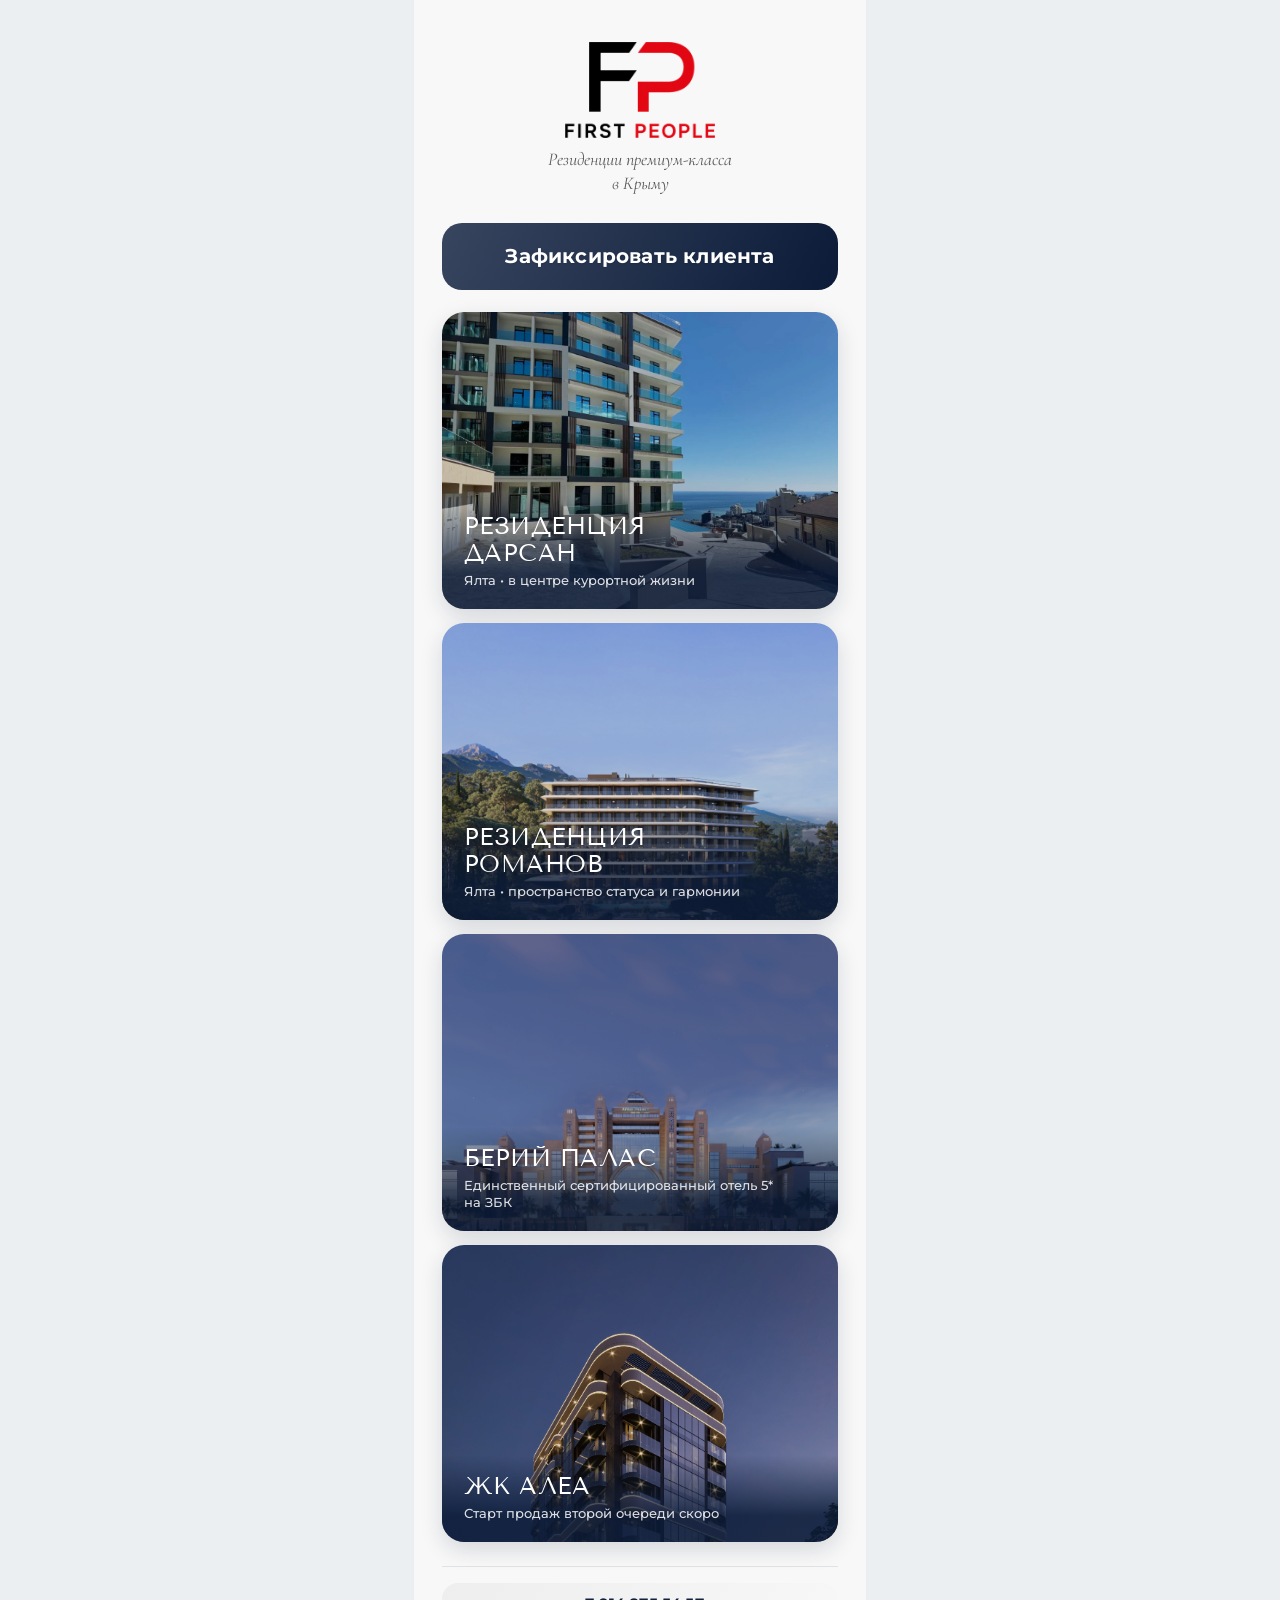
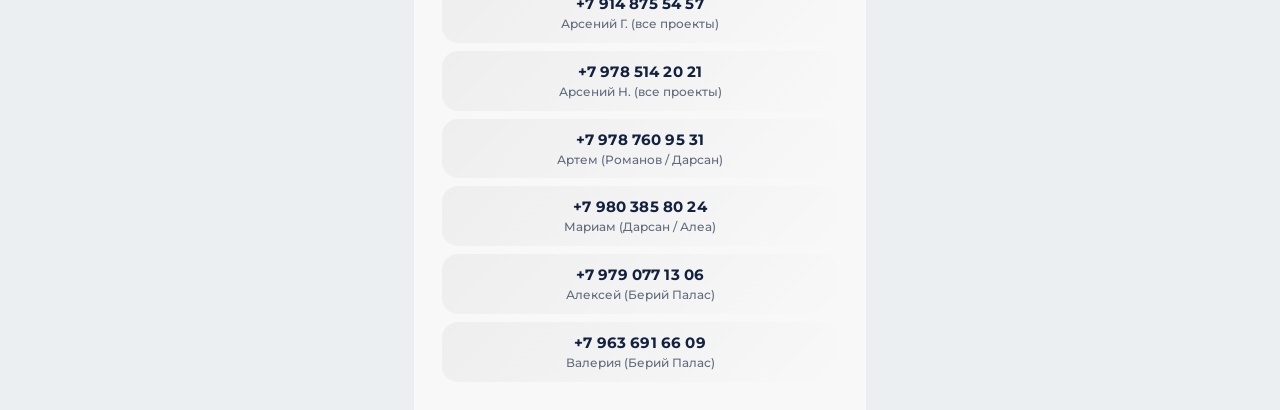
<file: index.html>
<!DOCTYPE html>
<html lang="ru">
<head>
<meta charset="UTF-8">
<link rel="icon" type="image/png" sizes="32x32" href="assets/img/favicon-32.png">
<link rel="icon" type="image/png" sizes="16x16" href="assets/img/favicon-16.png">
<link rel="apple-touch-icon" sizes="180x180" href="assets/img/apple-touch-icon.png">
<meta name="viewport" content="width=device-width,initial-scale=1,maximum-scale=1,user-scalable=no">
<meta name="theme-color" content="#12213D">
<title>People Group — Резиденции в Крыму</title>
<link rel="preconnect" href="https://fonts.googleapis.com">
<link rel="preconnect" href="https://fonts.gstatic.com" crossorigin>
<link href="https://fonts.googleapis.com/css2?family=Tenor+Sans&family=Cormorant+Garamond:ital,wght@0,400;0,500;0,600;1,400&family=Montserrat:wght@400;500;600;700&family=Prosto+One&display=swap" rel="stylesheet">
<link rel="stylesheet" href="assets/css/style.css?v=8">
<link rel="stylesheet" href="assets/css/hub.css?v=2">
</head>
<body class="hub">
<div class="page">

  <header class="hub-header">
    <h1 class="hub-title hub-title--logo"><img class="hub-logo" src="assets/img/logo-fp.png" alt="First People" width="700" height="449"></h1>
    <p class="hub-subtitle">Резиденции премиум-класса<br>в&nbsp;Крыму</p>
  </header>


  <a href="form.html" class="btn-primary hub-cta">Зафиксировать клиента</a>

  <nav class="hub-grid">

    <a href="darsan" class="hub-card hub-card--darsan">
      <div class="hub-card__img" style="background-image:url('assets/img/hero.png')"></div>
      <div class="hub-card__overlay">
        <div class="hub-card__name">Резиденция<br>Дарсан</div>
        <div class="hub-card__tag">Ялта • в&nbsp;центре курортной жизни</div>
      </div>
    </a>

    <a href="romanov" class="hub-card hub-card--romanov">
      <div class="hub-card__img" style="background-image:url('assets/img/romanov/hero.png')"></div>
      <div class="hub-card__overlay">
        <div class="hub-card__name">Резиденция<br>Романов</div>
        <div class="hub-card__tag">Ялта • пространство статуса и&nbsp;гармонии</div>
      </div>
    </a>

    <a href="berij" class="hub-card hub-card--berij">
      <div class="hub-card__img" style="background-image:url('assets/img/berij/logo.png')"></div>
      <div class="hub-card__overlay">
        <div class="hub-card__name">Берий Палас</div>
        <div class="hub-card__tag">Единственный сертифицированный отель&nbsp;5* на&nbsp;ЗБК</div>
      </div>
    </a>

    <a href="alea" class="hub-card hub-card--alea">
      <div class="hub-card__img" style="background-image:url('assets/img/alea-hero.jpg')"></div>
      <div class="hub-card__overlay">
        <div class="hub-card__name">ЖК Алеа</div>
        <div class="hub-card__tag">Старт продаж второй очереди скоро</div>
      </div>
    </a>

  </nav>

  <footer class="hub-contacts">
    <a href="tel:+79148755457" class="hub-contact">
      <span class="hub-contact__number">+7 914 875 54 57</span>
      <span class="hub-contact__name">Арсений Г. (все проекты)</span>
    </a>
    <a href="tel:+79785142021" class="hub-contact">
      <span class="hub-contact__number">+7 978 514 20 21</span>
      <span class="hub-contact__name">Арсений Н. (все проекты)</span>
    </a>
    <a href="tel:+79787609531" class="hub-contact">
      <span class="hub-contact__number">+7 978 760 95 31</span>
      <span class="hub-contact__name">Артем (Романов / Дарсан)</span>
    </a>
    <a href="tel:+79803858024" class="hub-contact">
      <span class="hub-contact__number">+7 980 385 80 24</span>
      <span class="hub-contact__name">Мариам (Дарсан / Алеа)</span>
    </a>
    <a href="tel:+79790771306" class="hub-contact">
      <span class="hub-contact__number">+7 979 077 13 06</span>
      <span class="hub-contact__name">Алексей (Берий Палас)</span>
    </a>
    <a href="tel:+79636916609" class="hub-contact">
      <span class="hub-contact__number">+7 963 691 66 09</span>
      <span class="hub-contact__name">Валерия (Берий Палас)</span>
    </a>
  </footer>

</div>
</body>
</html>
</file>
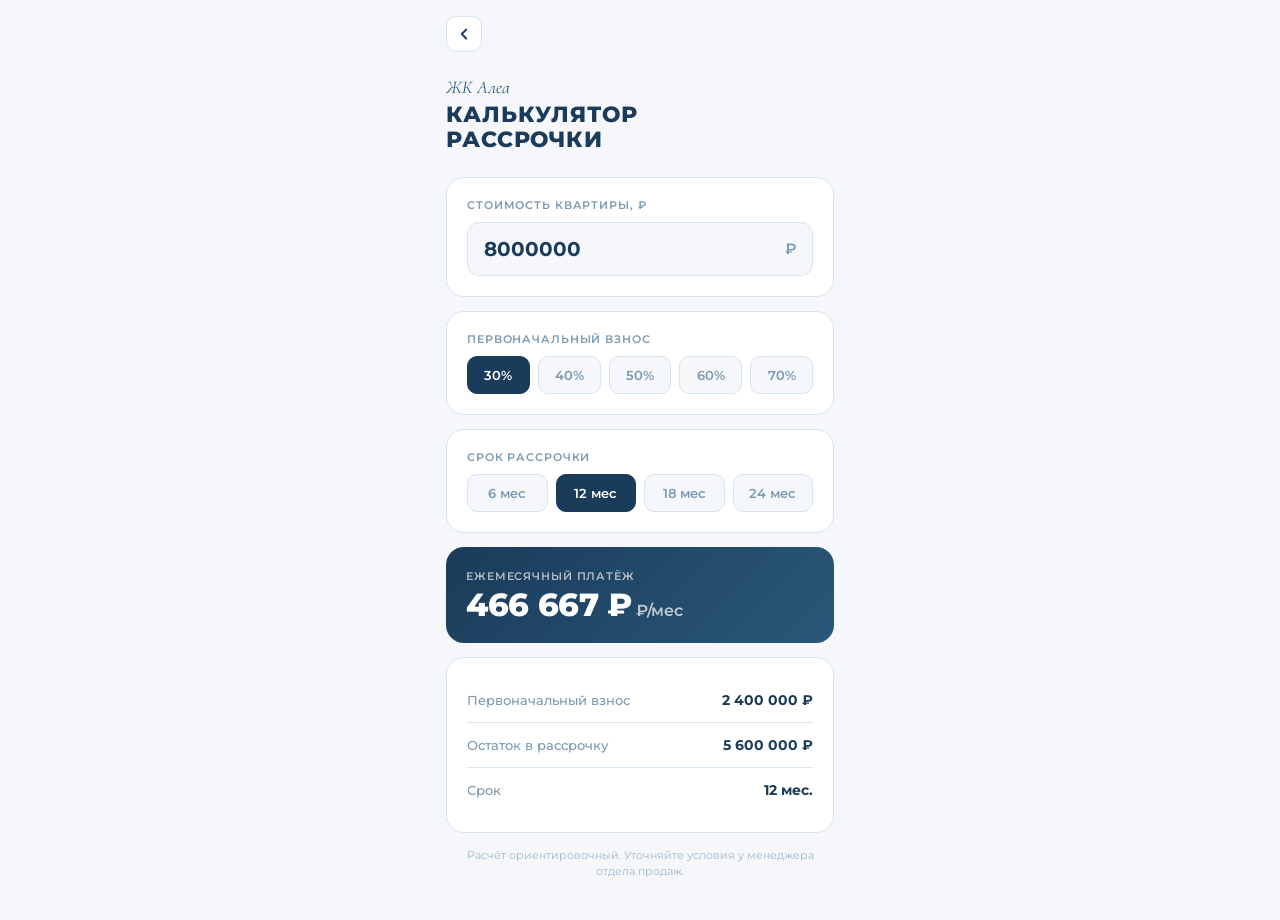
<file: alea-calc.html>
<!DOCTYPE html>
<html lang="ru">
<head>
<meta charset="UTF-8">
<link rel="icon" type="image/png" sizes="32x32" href="assets/img/favicon-32.png">
<link rel="icon" type="image/png" sizes="16x16" href="assets/img/favicon-16.png">
<link rel="apple-touch-icon" sizes="180x180" href="assets/img/apple-touch-icon.png">
<meta name="viewport" content="width=device-width,initial-scale=1,maximum-scale=1,user-scalable=no">
<meta name="theme-color" content="#1B3B5A">
<title>Калькулятор рассрочки — ЖК Алеа</title>
<link rel="preconnect" href="https://fonts.googleapis.com">
<link rel="preconnect" href="https://fonts.gstatic.com" crossorigin>
<link href="https://fonts.googleapis.com/css2?family=Montserrat:wght@400;500;600;700;800&family=Cormorant+Garamond:ital,wght@1,500&display=swap" rel="stylesheet">
<style>
  *, *::before, *::after { box-sizing: border-box; margin: 0; padding: 0; }
  :root {
    --dark: #1B3B5A;
    --mid: #2A5878;
    --light: #F5F7FA;
    --border: #D6E4EF;
    --accent: #C8A96E;
  }
  body {
    font-family: 'Montserrat', sans-serif;
    background: var(--light);
    color: var(--dark);
    min-height: 100vh;
    padding: 0 0 40px;
  }
  .page { max-width: 420px; margin: 0 auto; padding: 0 16px; }

  .back-row { padding: 16px 0 4px; }
  .back-link {
    display: inline-flex;
    align-items: center;
    justify-content: center;
    width: 36px; height: 36px;
    background: #fff;
    border-radius: 10px;
    border: 1.5px solid var(--border);
    color: var(--dark);
    text-decoration: none;
  }
  .back-link svg { width: 18px; height: 18px; }

  .calc-header { margin: 20px 0 24px; }
  .calc-header__sub {
    font-family: 'Cormorant Garamond', serif;
    font-style: italic;
    font-size: 18px;
    color: var(--mid);
    margin-bottom: 4px;
  }
  .calc-header__title {
    font-size: 22px;
    font-weight: 800;
    text-transform: uppercase;
    letter-spacing: .04em;
    line-height: 1.15;
  }

  .card {
    background: #fff;
    border-radius: 18px;
    padding: 20px;
    margin-bottom: 14px;
    border: 1.5px solid var(--border);
  }
  .field-label {
    font-size: 11px;
    font-weight: 600;
    text-transform: uppercase;
    letter-spacing: .08em;
    color: #7A99B3;
    margin-bottom: 10px;
  }

  /* Price input */
  .price-wrap {
    display: flex;
    align-items: center;
    background: var(--light);
    border-radius: 12px;
    border: 1.5px solid var(--border);
    overflow: hidden;
    transition: border-color .2s;
  }
  .price-wrap:focus-within { border-color: var(--mid); }
  .price-input {
    flex: 1;
    border: none;
    background: transparent;
    font-family: 'Montserrat', sans-serif;
    font-size: 20px;
    font-weight: 700;
    color: var(--dark);
    padding: 14px 0 14px 16px;
    outline: none;
    width: 0;
  }
  .price-unit {
    font-size: 15px;
    font-weight: 600;
    color: #7A99B3;
    padding-right: 16px;
  }

  /* Segment control */
  .seg { display: flex; gap: 8px; flex-wrap: wrap; }
  .seg-btn {
    flex: 1;
    min-width: 60px;
    background: var(--light);
    border: 1.5px solid var(--border);
    border-radius: 10px;
    padding: 10px 6px;
    font-family: 'Montserrat', sans-serif;
    font-size: 13px;
    font-weight: 600;
    color: #7A99B3;
    cursor: pointer;
    text-align: center;
    transition: all .18s;
    -webkit-tap-highlight-color: transparent;
  }
  .seg-btn.active {
    background: var(--dark);
    border-color: var(--dark);
    color: #fff;
  }

  /* Results */
  .result-card {
    background: linear-gradient(135deg, var(--dark) 0%, var(--mid) 100%);
    border-radius: 18px;
    padding: 22px 20px;
    margin-bottom: 14px;
    color: #fff;
  }
  .result-card__label {
    font-size: 11px;
    font-weight: 600;
    text-transform: uppercase;
    letter-spacing: .08em;
    opacity: .65;
    margin-bottom: 6px;
  }
  .result-card__value {
    font-size: 32px;
    font-weight: 800;
    letter-spacing: -.01em;
    line-height: 1;
  }
  .result-card__value span {
    font-size: 16px;
    font-weight: 600;
    opacity: .7;
    margin-left: 4px;
  }

  .result-row {
    display: flex;
    justify-content: space-between;
    align-items: center;
    padding: 13px 0;
    border-bottom: 1px solid var(--border);
  }
  .result-row:last-child { border-bottom: none; }
  .result-row__label { font-size: 13px; font-weight: 500; color: #7A99B3; }
  .result-row__val { font-size: 14px; font-weight: 700; color: var(--dark); }

  .note {
    font-size: 11px;
    color: #A0B8CC;
    text-align: center;
    margin-top: 6px;
    line-height: 1.5;
  }
</style>
</head>
<body>
<div class="page">

  <div class="back-row">
    <a href="alea-purchase" class="back-link" aria-label="Назад">
      <svg viewBox="0 0 24 24" fill="none" stroke="currentColor" stroke-width="2.4" stroke-linecap="round" stroke-linejoin="round"><polyline points="15 18 9 12 15 6"></polyline></svg>
    </a>
  </div>

  <div class="calc-header">
    <p class="calc-header__sub">ЖК Алеа</p>
    <h1 class="calc-header__title">Калькулятор<br>рассрочки</h1>
  </div>

  <!-- СТОИМОСТЬ -->
  <div class="card">
    <div class="field-label">Стоимость квартиры, ₽</div>
    <div class="price-wrap">
      <input class="price-input" id="price" type="number" inputmode="numeric" value="8000000" min="0" step="100000">
      <span class="price-unit">₽</span>
    </div>
  </div>

  <!-- ПЕРВЫЙ ВЗНОС -->
  <div class="card">
    <div class="field-label">Первоначальный взнос</div>
    <div class="seg" id="pv-seg">
      <button class="seg-btn" data-pv="30">30%</button>
      <button class="seg-btn" data-pv="40">40%</button>
      <button class="seg-btn" data-pv="50">50%</button>
      <button class="seg-btn" data-pv="60">60%</button>
      <button class="seg-btn" data-pv="70">70%</button>
    </div>
  </div>

  <!-- СРОК -->
  <div class="card">
    <div class="field-label">Срок рассрочки</div>
    <div class="seg" id="term-seg">
      <button class="seg-btn" data-term="6">6 мес</button>
      <button class="seg-btn" data-term="12">12 мес</button>
      <button class="seg-btn" data-term="18">18 мес</button>
      <button class="seg-btn" data-term="24">24 мес</button>
    </div>
  </div>

  <!-- РЕЗУЛЬТАТ -->
  <div class="result-card">
    <div class="result-card__label">Ежемесячный платёж</div>
    <div class="result-card__value" id="monthly">— <span>₽/мес</span></div>
  </div>

  <div class="card">
    <div class="result-row">
      <span class="result-row__label">Первоначальный взнос</span>
      <span class="result-row__val" id="pv-sum">—</span>
    </div>
    <div class="result-row">
      <span class="result-row__label">Остаток в рассрочку</span>
      <span class="result-row__val" id="rest-sum">—</span>
    </div>
    <div class="result-row">
      <span class="result-row__label">Срок</span>
      <span class="result-row__val" id="term-display">—</span>
    </div>
  </div>

  <p class="note">Расчёт ориентировочный. Уточняйте условия у менеджера отдела продаж.</p>

</div>

<script>
(function(){
  var pv = 30, term = 12;

  function fmt(n) {
    return Math.round(n).toLocaleString('ru-RU') + ' ₽';
  }

  function calc() {
    var price = parseFloat(document.getElementById('price').value) || 0;
    var pvSum = price * pv / 100;
    var rest  = price - pvSum;
    var monthly = term > 0 ? rest / term : 0;

    document.getElementById('monthly').innerHTML = fmt(monthly) + '<span>₽/мес</span>';
    document.getElementById('pv-sum').textContent = fmt(pvSum);
    document.getElementById('rest-sum').textContent = fmt(rest);
    document.getElementById('term-display').textContent = term + ' мес.';
  }

  function activate(seg, attr, val) {
    seg.querySelectorAll('.seg-btn').forEach(function(b) {
      b.classList.toggle('active', b.dataset[attr] == val);
    });
  }

  // PV seg
  var pvSeg = document.getElementById('pv-seg');
  pvSeg.querySelectorAll('.seg-btn').forEach(function(b) {
    b.addEventListener('click', function() {
      pv = parseInt(b.dataset.pv);
      activate(pvSeg, 'pv', pv);
      calc();
    });
  });
  activate(pvSeg, 'pv', 30);

  // Term seg
  var termSeg = document.getElementById('term-seg');
  termSeg.querySelectorAll('.seg-btn').forEach(function(b) {
    b.addEventListener('click', function() {
      term = parseInt(b.dataset.term);
      activate(termSeg, 'term', term);
      calc();
    });
  });
  activate(termSeg, 'term', 12);

  // Price input
  document.getElementById('price').addEventListener('input', calc);

  calc();
})();
</script>
</body>
</html>
</file>
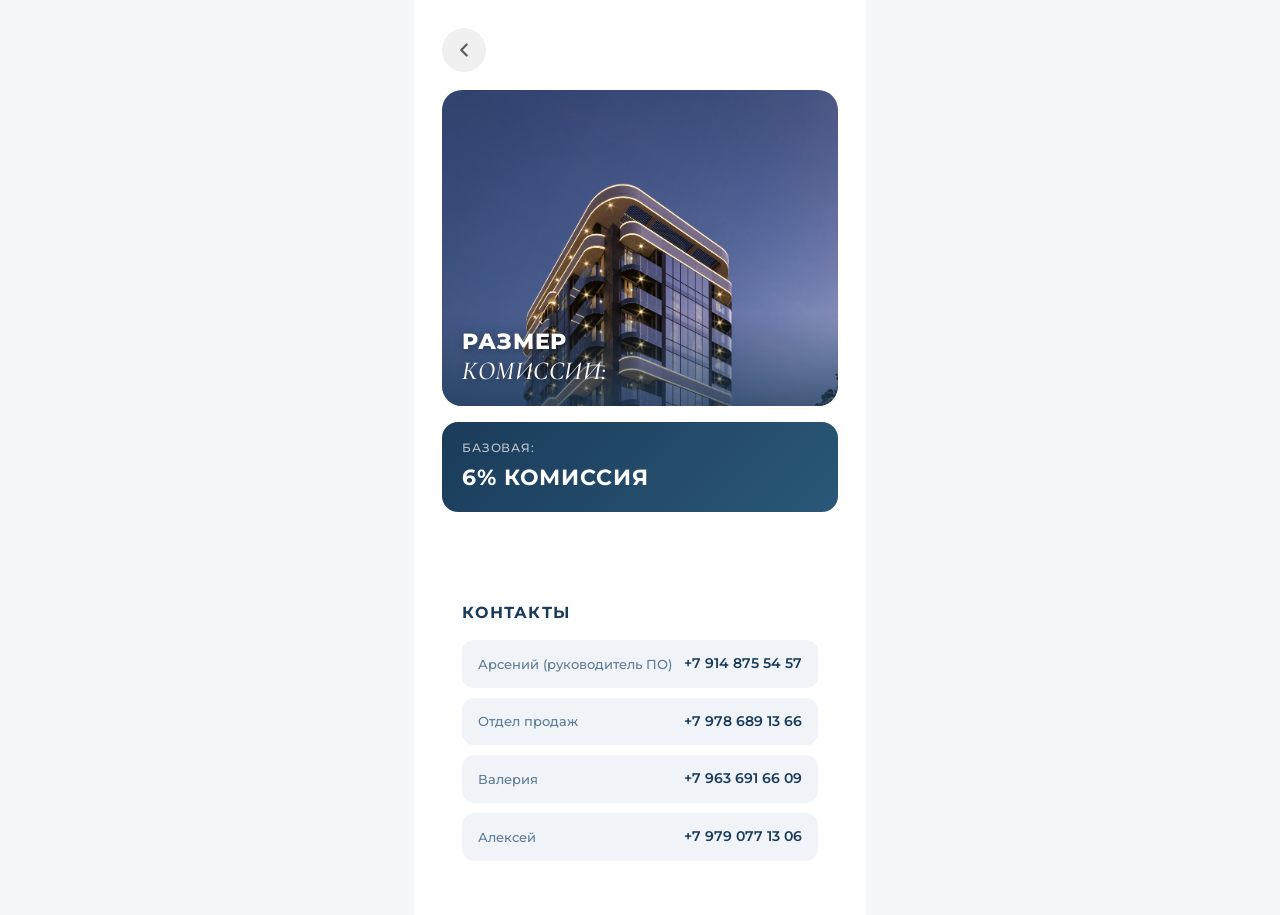
<file: alea-commission.html>
<!DOCTYPE html>
<html lang="ru">
<head>
<meta charset="UTF-8">
<link rel="icon" type="image/png" sizes="32x32" href="assets/img/favicon-32.png">
<link rel="icon" type="image/png" sizes="16x16" href="assets/img/favicon-16.png">
<link rel="apple-touch-icon" sizes="180x180" href="assets/img/apple-touch-icon.png">
<meta name="viewport" content="width=device-width,initial-scale=1,maximum-scale=1,user-scalable=no">
<meta name="theme-color" content="#1B3B5A">
<title>Размер комиссии — ЖК Алеа</title>
<link rel="preconnect" href="https://fonts.googleapis.com">
<link rel="preconnect" href="https://fonts.gstatic.com" crossorigin>
<link href="https://fonts.googleapis.com/css2?family=Tenor+Sans&family=Cormorant+Garamond:ital,wght@0,400;0,500;0,600;1,400&family=Montserrat:wght@400;500;600;700&family=Prosto+One&display=swap" rel="stylesheet">
<link rel="stylesheet" href="assets/css/style.css?v=10">
<style>
  :root { --alea-dark: #1B3B5A; --alea-mid: #2A5878; }
  body { background: #F5F7FA; }

  .subpage-hero {
    background-color: var(--alea-dark);
    border-radius: 20px;
    overflow: hidden;
    position: relative;
    min-height: 220px;
    background-size: cover;
    background-position: center 60%;
    margin-bottom: 16px;
  }
  .subpage-hero__title {
    position: absolute;
    bottom: 0; left: 0; right: 0;
    padding: 16px 20px 20px;
    background: linear-gradient(to top, rgba(27,59,90,.7) 0%, transparent 100%);
    font-family: 'Montserrat', sans-serif;
    font-size: 22px;
    font-weight: 800;
    text-transform: uppercase;
    color: #fff;
    letter-spacing: .04em;
    margin: 0;
    line-height: 1.2;
  }
  .subpage-hero__title em {
    font-family: 'Cormorant Garamond', serif;
    font-style: italic;
    font-weight: 500;
    font-size: 26px;
    display: block;
    letter-spacing: .02em;
  }

  .alea-info-card {
    background: linear-gradient(135deg, var(--alea-dark) 0%, var(--alea-mid) 100%);
    border-radius: 16px;
    padding: 18px 20px;
    margin-bottom: 14px;
    color: #fff;
  }
  .alea-info-card__label {
    font-family: 'Montserrat', sans-serif;
    font-size: 12px;
    font-weight: 500;
    opacity: .7;
    text-transform: uppercase;
    letter-spacing: .07em;
    margin-bottom: 6px;
  }
  .alea-info-card__value {
    font-family: 'Montserrat', sans-serif;
    font-size: 22px;
    font-weight: 700;
    text-transform: uppercase;
    letter-spacing: .04em;
  }

  .alea-contacts {
    background: #fff;
    border-radius: 20px;
    padding: 24px 20px 20px;
    margin-top: 28px;
  }
  .alea-contacts__title {
    font-family: 'Montserrat', sans-serif;
    font-size: 16px;
    font-weight: 700;
    letter-spacing: .08em;
    text-transform: uppercase;
    color: var(--alea-dark);
    margin: 0 0 16px;
  }
  .alea-contact {
    display: flex;
    justify-content: space-between;
    align-items: center;
    background: #F0F4F8;
    border-radius: 12px;
    padding: 14px 16px;
    margin-bottom: 10px;
    text-decoration: none;
    color: var(--alea-dark);
  }
  .alea-contact__name {
    font-family: 'Montserrat', sans-serif;
    font-size: 13px;
    font-weight: 500;
    color: #5C7A96;
  }
  .alea-contact__number {
    font-family: 'Montserrat', sans-serif;
    font-size: 14px;
    font-weight: 600;
    color: var(--alea-dark);
  }
</style>
</head>
<body>
<div class="page">

  <div class="back-row">
    <a href="alea" class="back-link" aria-label="Назад">
      <svg viewBox="0 0 24 24" fill="none" stroke="currentColor" stroke-width="2.4" stroke-linecap="round" stroke-linejoin="round"><polyline points="15 18 9 12 15 6"></polyline></svg>
    </a>
  </div>

  <div class="subpage-hero" style="background-image:url('assets/img/alea-commission.jpg')">
    <h2 class="subpage-hero__title">РАЗМЕР<br><em>комиссии:</em></h2>
  </div>

  <div class="alea-info-card">
    <div class="alea-info-card__label">Базовая:</div>
    <div class="alea-info-card__value">6% комиссия</div>
  </div>

  <div class="page-footer-space"></div>

  <div class="alea-contacts">
    <h2 class="alea-contacts__title">Контакты</h2>
    <a href="tel:+79148755457" class="alea-contact">
      <span class="alea-contact__name">Арсений (руководитель ПО)</span>
      <span class="alea-contact__number">+7 914 875 54 57</span>
    </a>
    <a href="tel:+79786891366" class="alea-contact">
      <span class="alea-contact__name">Отдел продаж</span>
      <span class="alea-contact__number">+7 978 689 13 66</span>
    </a>
    <a href="tel:+79636916609" class="alea-contact">
      <span class="alea-contact__name">Валерия</span>
      <span class="alea-contact__number">+7 963 691 66 09</span>
    </a>
    <a href="tel:+79790771306" class="alea-contact">
      <span class="alea-contact__name">Алексей</span>
      <span class="alea-contact__number">+7 979 077 13 06</span>
    </a>
  </div>

  <div class="page-footer-space"></div>

</div>
</body>
</html>
</file>
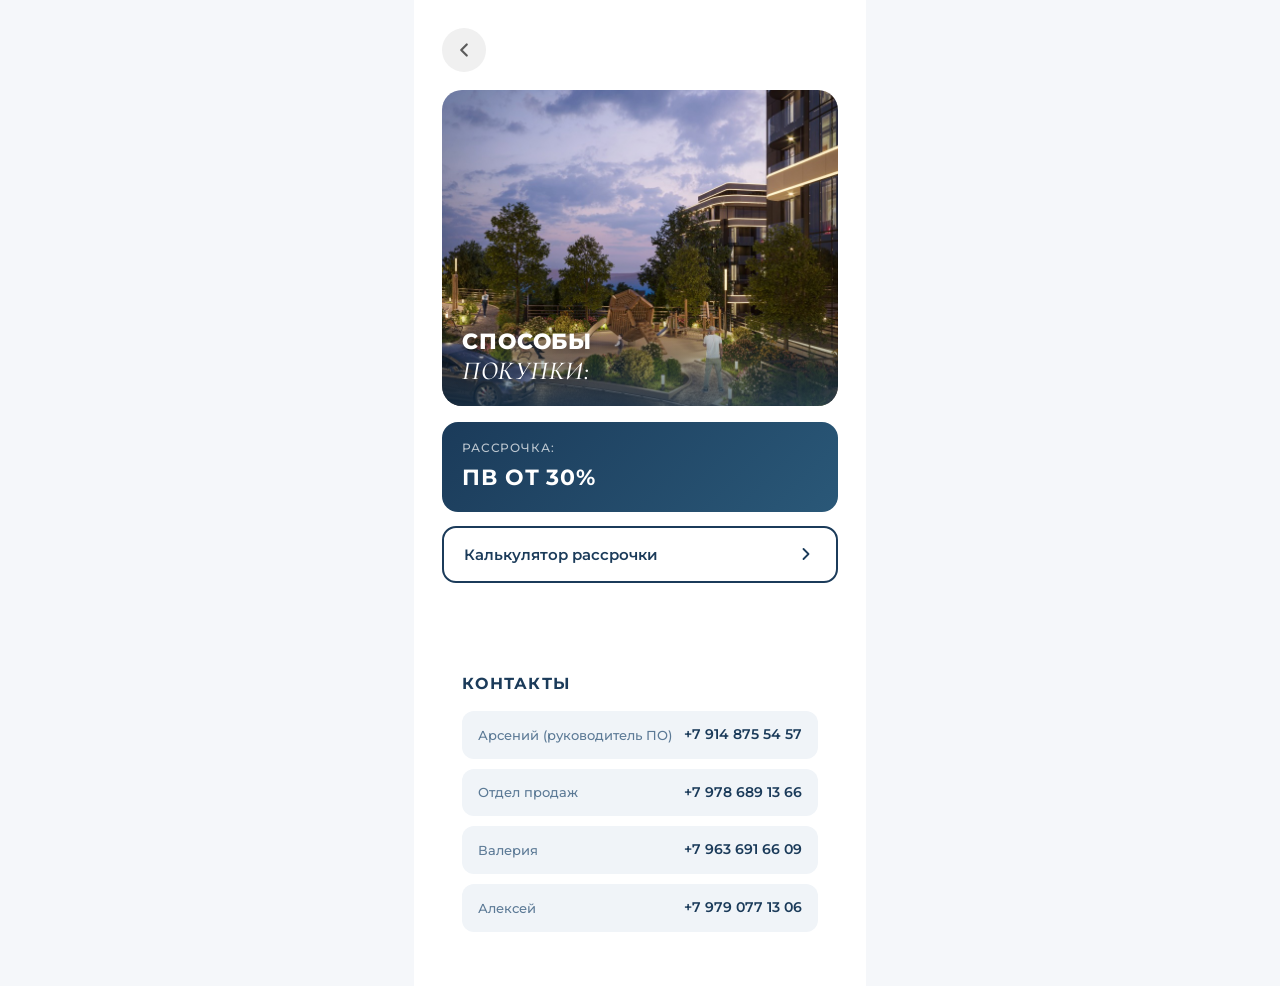
<file: alea-purchase.html>
<!DOCTYPE html>
<html lang="ru">
<head>
<meta charset="UTF-8">
<link rel="icon" type="image/png" sizes="32x32" href="assets/img/favicon-32.png">
<link rel="icon" type="image/png" sizes="16x16" href="assets/img/favicon-16.png">
<link rel="apple-touch-icon" sizes="180x180" href="assets/img/apple-touch-icon.png">
<meta name="viewport" content="width=device-width,initial-scale=1,maximum-scale=1,user-scalable=no">
<meta name="theme-color" content="#1B3B5A">
<title>Способы покупки — ЖК Алеа</title>
<link rel="preconnect" href="https://fonts.googleapis.com">
<link rel="preconnect" href="https://fonts.gstatic.com" crossorigin>
<link href="https://fonts.googleapis.com/css2?family=Tenor+Sans&family=Cormorant+Garamond:ital,wght@0,400;0,500;0,600;1,400&family=Montserrat:wght@400;500;600;700&family=Prosto+One&display=swap" rel="stylesheet">
<link rel="stylesheet" href="assets/css/style.css?v=10">
<style>
  :root { --alea-dark: #1B3B5A; --alea-mid: #2A5878; }
  body { background: #F5F7FA; }

  .subpage-hero {
    background-color: var(--alea-dark);
    border-radius: 20px;
    overflow: hidden;
    position: relative;
    min-height: 220px;
    background-size: cover;
    background-position: center;
    margin-bottom: 16px;
  }
  .subpage-hero__title {
    position: absolute;
    bottom: 0; left: 0; right: 0;
    padding: 16px 20px 20px;
    background: linear-gradient(to top, rgba(27,59,90,.7) 0%, transparent 100%);
    font-family: 'Montserrat', sans-serif;
    font-size: 22px;
    font-weight: 800;
    text-transform: uppercase;
    color: #fff;
    letter-spacing: .04em;
    margin: 0;
    line-height: 1.2;
  }
  .subpage-hero__title em {
    font-family: 'Cormorant Garamond', serif;
    font-style: italic;
    font-weight: 500;
    font-size: 26px;
    display: block;
    letter-spacing: .02em;
  }

  .alea-info-card {
    background: linear-gradient(135deg, var(--alea-dark) 0%, var(--alea-mid) 100%);
    border-radius: 16px;
    padding: 18px 20px;
    margin-bottom: 14px;
    color: #fff;
  }
  .alea-info-card__label {
    font-family: 'Montserrat', sans-serif;
    font-size: 12px;
    font-weight: 500;
    opacity: .7;
    text-transform: uppercase;
    letter-spacing: .07em;
    margin-bottom: 6px;
  }
  .alea-info-card__value {
    font-family: 'Montserrat', sans-serif;
    font-size: 22px;
    font-weight: 700;
    text-transform: uppercase;
    letter-spacing: .04em;
  }

  .btn-calc {
    display: flex;
    align-items: center;
    justify-content: space-between;
    background: #fff;
    border: 2px solid var(--alea-dark);
    color: var(--alea-dark);
    border-radius: 14px;
    padding: 16px 20px;
    font-family: 'Montserrat', sans-serif;
    font-size: 15px;
    font-weight: 600;
    text-decoration: none;
    margin-bottom: 14px;
  }

  .alea-contacts {
    background: #fff;
    border-radius: 20px;
    padding: 24px 20px 20px;
    margin-top: 28px;
  }
  .alea-contacts__title {
    font-family: 'Montserrat', sans-serif;
    font-size: 16px;
    font-weight: 700;
    letter-spacing: .08em;
    text-transform: uppercase;
    color: var(--alea-dark);
    margin: 0 0 16px;
  }
  .alea-contact {
    display: flex;
    justify-content: space-between;
    align-items: center;
    background: #F0F4F8;
    border-radius: 12px;
    padding: 14px 16px;
    margin-bottom: 10px;
    text-decoration: none;
    color: var(--alea-dark);
  }
  .alea-contact__name {
    font-family: 'Montserrat', sans-serif;
    font-size: 13px;
    font-weight: 500;
    color: #5C7A96;
  }
  .alea-contact__number {
    font-family: 'Montserrat', sans-serif;
    font-size: 14px;
    font-weight: 600;
    color: var(--alea-dark);
  }
</style>
</head>
<body>
<div class="page">

  <div class="back-row">
    <a href="alea" class="back-link" aria-label="Назад">
      <svg viewBox="0 0 24 24" fill="none" stroke="currentColor" stroke-width="2.4" stroke-linecap="round" stroke-linejoin="round"><polyline points="15 18 9 12 15 6"></polyline></svg>
    </a>
  </div>

  <div class="subpage-hero" style="background-image:url('assets/img/alea-purchase.jpg')">
    <h2 class="subpage-hero__title">СПОСОБЫ<br><em>покупки:</em></h2>
  </div>

  <div class="alea-info-card">
    <div class="alea-info-card__label">Рассрочка:</div>
    <div class="alea-info-card__value">ПВ от 30%</div>
  </div>

  <a href="alea-calc" class="btn-calc">
    <span>Калькулятор рассрочки</span>
    <svg width="20" height="20" viewBox="0 0 24 24" fill="none" stroke="currentColor" stroke-width="2.2" stroke-linecap="round" stroke-linejoin="round"><polyline points="9 18 15 12 9 6"></polyline></svg>
  </a>

  <div class="page-footer-space"></div>

  <div class="alea-contacts">
    <h2 class="alea-contacts__title">Контакты</h2>
    <a href="tel:+79148755457" class="alea-contact">
      <span class="alea-contact__name">Арсений (руководитель ПО)</span>
      <span class="alea-contact__number">+7 914 875 54 57</span>
    </a>
    <a href="tel:+79786891366" class="alea-contact">
      <span class="alea-contact__name">Отдел продаж</span>
      <span class="alea-contact__number">+7 978 689 13 66</span>
    </a>
    <a href="tel:+79636916609" class="alea-contact">
      <span class="alea-contact__name">Валерия</span>
      <span class="alea-contact__number">+7 963 691 66 09</span>
    </a>
    <a href="tel:+79790771306" class="alea-contact">
      <span class="alea-contact__name">Алексей</span>
      <span class="alea-contact__number">+7 979 077 13 06</span>
    </a>
  </div>

  <div class="page-footer-space"></div>

</div>
</body>
</html>
</file>
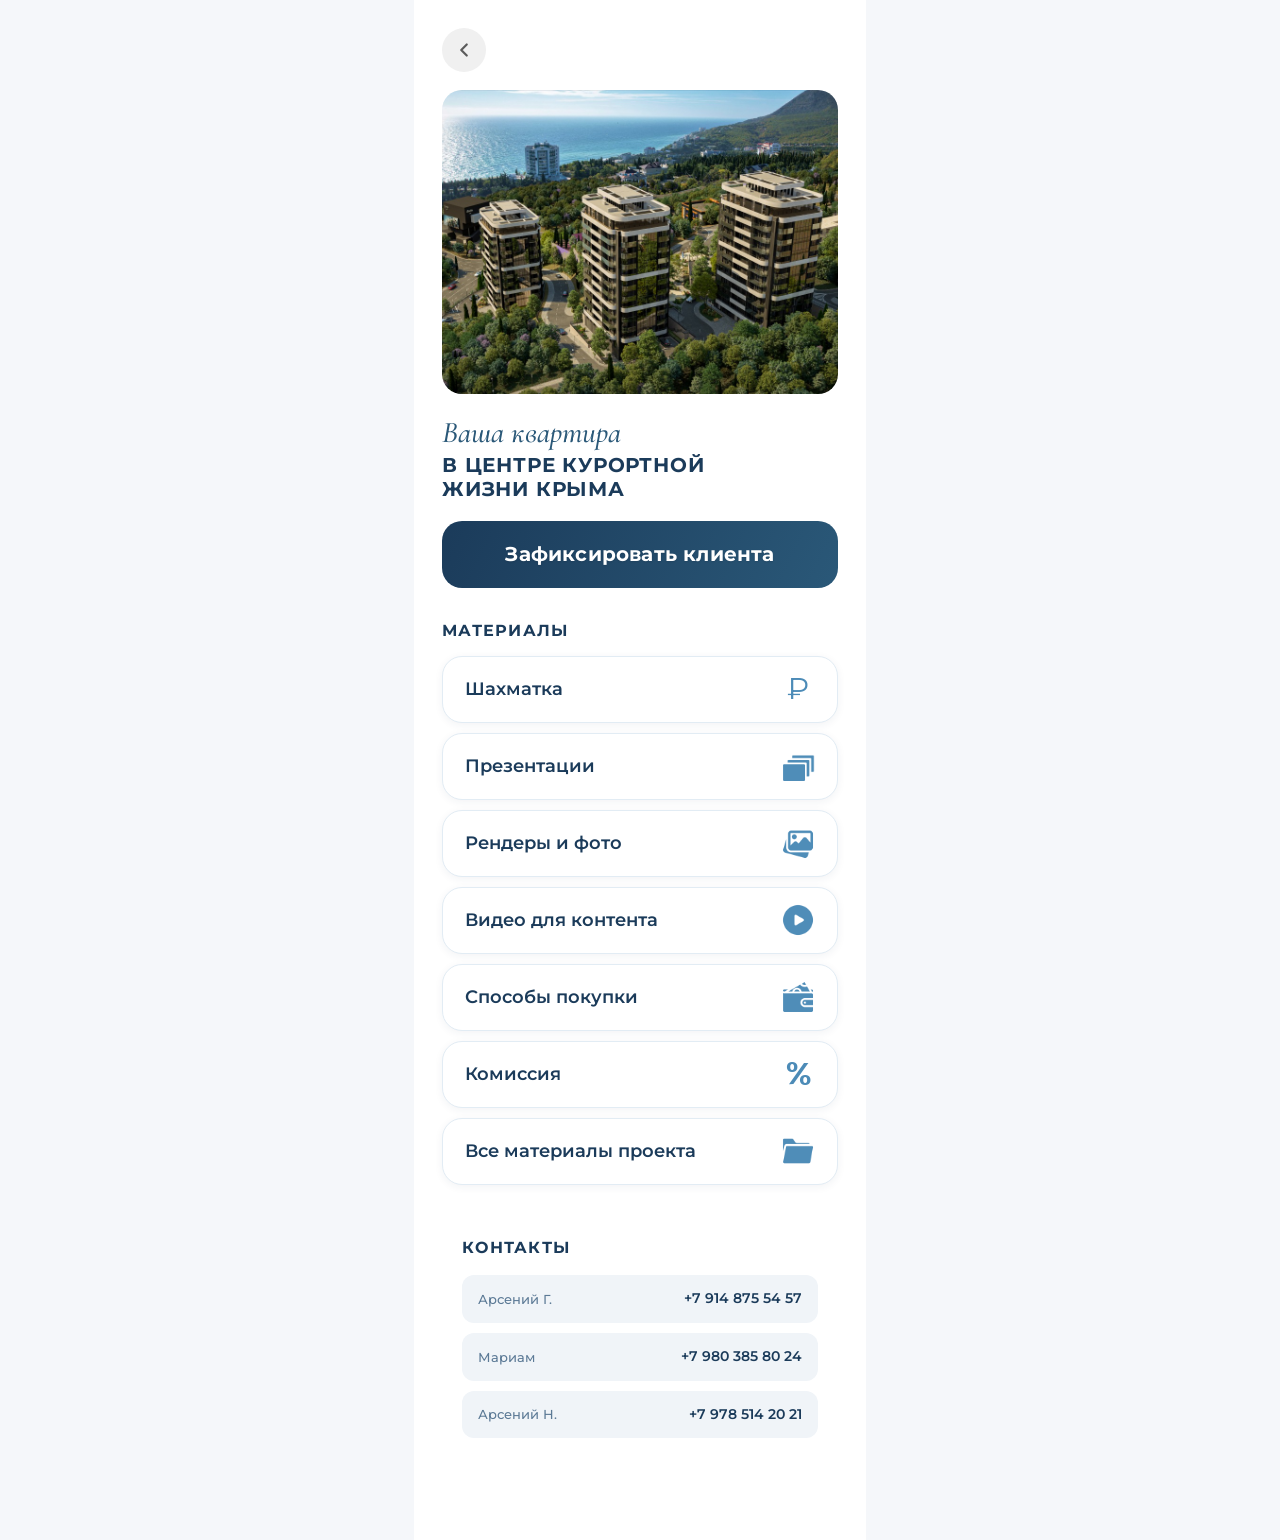
<file: alea.html>
<!DOCTYPE html>
<html lang="ru">
<head>
<meta charset="UTF-8">
<link rel="icon" type="image/png" sizes="32x32" href="assets/img/favicon-32.png">
<link rel="icon" type="image/png" sizes="16x16" href="assets/img/favicon-16.png">
<link rel="apple-touch-icon" sizes="180x180" href="assets/img/apple-touch-icon.png">
<meta name="viewport" content="width=device-width,initial-scale=1,maximum-scale=1,user-scalable=no">
<meta name="theme-color" content="#1B3B5A">
<title>ЖК Алеа — Таплинк партнёра</title>
<link rel="preconnect" href="https://fonts.googleapis.com">
<link rel="preconnect" href="https://fonts.gstatic.com" crossorigin>
<link href="https://fonts.googleapis.com/css2?family=Tenor+Sans&family=Cormorant+Garamond:ital,wght@0,400;0,500;0,600;1,400;1,500&family=Montserrat:wght@400;500;600;700&family=Prosto+One&display=swap" rel="stylesheet">
<link rel="stylesheet" href="assets/css/style.css?v=10">
<style>
  :root { --alea-dark: #1B3B5A; --alea-mid: #2A5878; }

  body.alea { background: #F5F7FA; }

  /* Hero */
  body.alea .hero__img {
    aspect-ratio: 840 / 644;
    background-size: cover;
    background-position: center;
    border-radius: 20px;
  }

  /* Title block */
  .alea-title-block { margin: 22px 0 20px; }
  .alea-title-script {
    font-family: 'Cormorant Garamond', serif;
    font-style: italic;
    font-size: 30px;
    font-weight: 500;
    color: var(--alea-mid);
    margin: 0 0 4px;
    line-height: 1.1;
  }
  .alea-title-bold {
    font-family: 'Montserrat', sans-serif;
    font-size: 20px;
    font-weight: 700;
    color: var(--alea-dark);
    text-transform: uppercase;
    letter-spacing: .04em;
    line-height: 1.2;
    margin: 0;
  }

  /* CTA */
  body.alea .btn-primary {
    background: linear-gradient(115deg, var(--alea-dark) 0%, var(--alea-mid) 100%);
    margin-bottom: 28px;
  }

  /* Section title */
  body.alea .section-title {
    color: var(--alea-dark);
    font-family: 'Montserrat', sans-serif;
    font-weight: 700;
    font-size: 16px;
    letter-spacing: .08em;
  }

  /* Menu */
  body.alea .menu__item {
    background: #fff;
    color: var(--alea-dark);
    border: 1.5px solid #E2ECF4;
    box-shadow: 0 2px 8px rgba(27,59,90,.06);
  }

  /* Contacts — light theme */
  .alea-contacts {
    background: #fff;
    border-radius: 20px;
    padding: 24px 20px 20px;
    margin-top: 28px;
  }
  .alea-contacts__title {
    font-family: 'Montserrat', sans-serif;
    font-size: 16px;
    font-weight: 700;
    letter-spacing: .08em;
    text-transform: uppercase;
    color: var(--alea-dark);
    margin: 0 0 16px;
  }
  .alea-contact {
    display: flex;
    justify-content: space-between;
    align-items: center;
    background: #F0F4F8;
    border-radius: 12px;
    padding: 14px 16px;
    margin-bottom: 10px;
    text-decoration: none;
    color: var(--alea-dark);
  }
  .alea-contact__name {
    font-family: 'Montserrat', sans-serif;
    font-size: 13px;
    font-weight: 500;
    color: #5C7A96;
  }
  .alea-contact__number {
    font-family: 'Montserrat', sans-serif;
    font-size: 14px;
    font-weight: 600;
    color: var(--alea-dark);
  }
  .alea-contacts__social {
    display: flex;
    justify-content: center;
    gap: 16px;
    margin-top: 16px;
  }
  .alea-contacts__social .social img {
    width: 36px;
    height: 36px;
    object-fit: contain;
  }
</style>
</head>
<body class="alea">
<div class="page">

  <div class="back-row">
    <a href="./" class="back-link" aria-label="Назад">
      <svg viewBox="0 0 24 24" fill="none" stroke="currentColor" stroke-width="2.4" stroke-linecap="round" stroke-linejoin="round"><polyline points="15 18 9 12 15 6"></polyline></svg>
    </a>
  </div>

  <!-- HERO -->
  <section class="hero">
    <div class="hero__img" style="background-image:url('assets/img/alea-main.jpg')"></div>
  </section>

  <!-- TITLE -->
  <div class="alea-title-block">
    <p class="alea-title-script">Ваша квартира</p>
    <h1 class="alea-title-bold">В центре курортной<br>жизни Крыма</h1>
  </div>

  <!-- CTA -->
  <a href="form.html?object=%D0%90%D0%BB%D0%B5%D0%B0" class="btn-primary">Зафиксировать клиента</a>

  <!-- MATERIALS -->
  <h2 class="section-title">МАТЕРИАЛЫ</h2>

  <nav class="menu">
    <a href="https://docs.google.com/spreadsheets/d/1CjB8t9KOqnFV5bVZjcJH20ID8lKfrPEjRcMRFT43_BM/edit?gid=0#gid=0" target="_blank" rel="noopener" class="menu__item">
      <span>Шахматка</span>
      <span class="menu__icon menu__icon--text">₽</span>
    </a>
    <a href="https://drive.google.com/drive/folders/1M9lblLb0RxpwArgaimN0Ngm5RFJO1-8S" target="_blank" rel="noopener" class="menu__item">
      <span>Презентации</span>
      <span class="menu__icon"><img src="assets/icons/presentation.png" alt=""></span>
    </a>
    <a href="https://drive.google.com/drive/folders/1LhKxxWBblNyltjHnTvdj2YJBCGLwxhI6" target="_blank" rel="noopener" class="menu__item">
      <span>Рендеры и фото</span>
      <span class="menu__icon"><img src="assets/icons/photo.png" alt=""></span>
    </a>
    <a href="https://drive.google.com/drive/folders/1W1VAV4vtfL4s_gWzOhIp970CLKERZpXR" target="_blank" rel="noopener" class="menu__item">
      <span>Видео для контента</span>
      <span class="menu__icon"><img src="assets/icons/video.png" alt=""></span>
    </a>
    <a href="alea-purchase" class="menu__item">
      <span>Способы покупки</span>
      <span class="menu__icon"><img src="assets/icons/payment.png" alt=""></span>
    </a>
    <a href="alea-commission" class="menu__item">
      <span>Комиссия</span>
      <span class="menu__icon menu__icon--text">%</span>
    </a>
    <a href="https://disk.yandex.ru/client/disk/ЖК%20Алеа" target="_blank" rel="noopener" class="menu__item">
      <span>Все материалы проекта</span>
      <span class="menu__icon"><img src="assets/icons/all-materials.png" alt=""></span>
    </a>
  </nav>

  <!-- CONTACTS -->
  <div class="alea-contacts">
    <h2 class="alea-contacts__title">Контакты</h2>

    <a href="tel:+79148755457" class="alea-contact">
      <span class="alea-contact__name">Арсений Г.</span>
      <span class="alea-contact__number">+7 914 875 54 57</span>
    </a>
    <a href="tel:+79803858024" class="alea-contact">
      <span class="alea-contact__name">Мариам</span>
      <span class="alea-contact__number">+7 980 385 80 24</span>
    </a>
    <a href="tel:+79785142021" class="alea-contact">
      <span class="alea-contact__name">Арсений Н.</span>
      <span class="alea-contact__number">+7 978 514 20 21</span>
    </a>

    <div class="alea-contacts__social">
      <a href="https://t.me/+n1Lwj_9qwwszMDli" target="_blank" rel="noopener" aria-label="Telegram" class="social">
        <img src="assets/icons/telegram.png" alt="Telegram">
      </a>
    </div>
  </div>

  <div class="page-footer-space"></div>

</div>
</body>
</html>
</file>
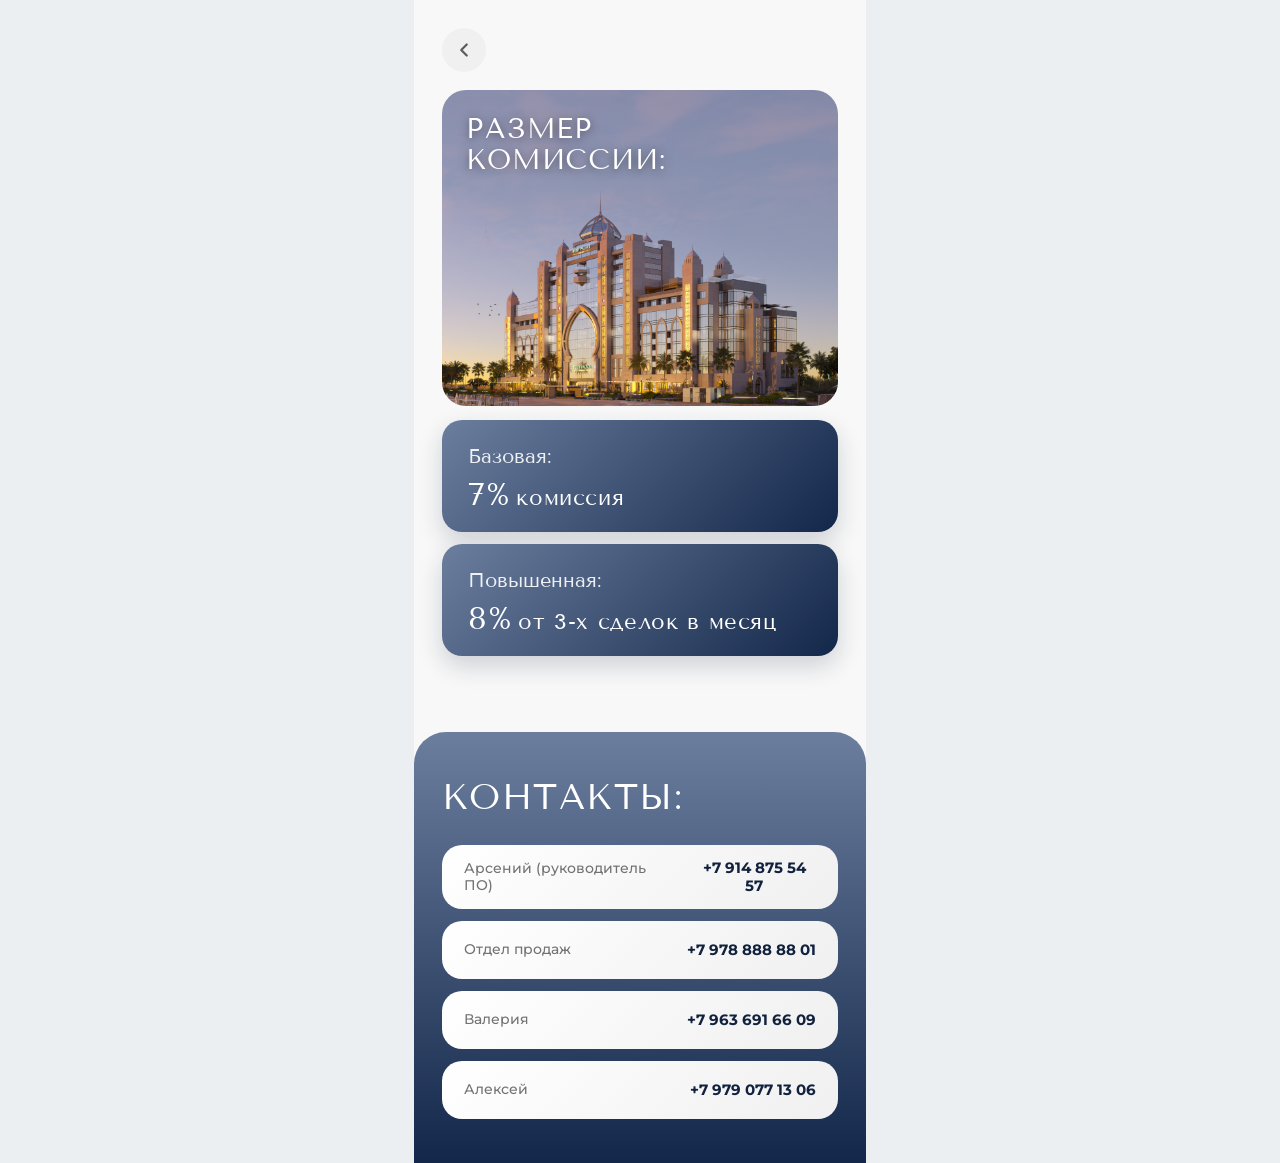
<file: berij-commission.html>
<!DOCTYPE html>
<html lang="ru">
<head>
<meta charset="UTF-8">
<link rel="icon" type="image/png" sizes="32x32" href="assets/img/favicon-32.png">
<link rel="icon" type="image/png" sizes="16x16" href="assets/img/favicon-16.png">
<link rel="apple-touch-icon" sizes="180x180" href="assets/img/apple-touch-icon.png">
<meta name="viewport" content="width=device-width,initial-scale=1,maximum-scale=1,user-scalable=no">
<meta name="theme-color" content="#12213D">
<title>Размер комиссии — Берий Палас</title>
<link rel="preconnect" href="https://fonts.googleapis.com">
<link rel="preconnect" href="https://fonts.gstatic.com" crossorigin>
<link href="https://fonts.googleapis.com/css2?family=Tenor+Sans&family=Cormorant+Garamond:ital,wght@0,400;0,500;0,600;1,400&family=Montserrat:wght@400;500;600;700&family=Prosto+One&display=swap" rel="stylesheet">
<link rel="stylesheet" href="assets/css/style.css?v=8">
<link rel="stylesheet" href="assets/css/berij.css?v=13">
</head>
<body class="berij">
<div class="page">

  <div class="back-row">
    <a href="berij" class="back-link" aria-label="Назад">
      <svg viewBox="0 0 24 24" fill="none" stroke="currentColor" stroke-width="2.4" stroke-linecap="round" stroke-linejoin="round"><polyline points="15 18 9 12 15 6"></polyline></svg>
    </a>
  </div>

  <div class="subpage-hero b-subhero" style="background-image:url('assets/img/berij/commission.png')">
    <h2 class="subpage-hero__title">РАЗМЕР<br>КОМИССИИ:</h2>
  </div>

  <div class="info-card b-info-card">
    <div class="info-card__label">Базовая:</div>
    <div class="info-card__value">7%<span>комиссия</span></div>
  </div>

  <div class="info-card b-info-card">
    <div class="info-card__label">Повышенная:</div>
    <div class="info-card__value">8%<span>от 3-х сделок в месяц</span></div>
  </div>

  <div class="page-footer-space"></div>

  <div class="b-contacts-wrap">
    <footer class="contacts b-contacts">
      <h2 class="contacts__title">КОНТАКТЫ:</h2>
      <a href="tel:+79148755457" class="contacts__phone">
        <span class="contacts__phone-name">Арсений (руководитель ПО)</span>
        <span class="contacts__phone-number">+7 914 875 54 57</span>
      </a>
      <a href="tel:+79788888801" class="contacts__phone">
        <span class="contacts__phone-name">Отдел продаж</span>
        <span class="contacts__phone-number">+7 978 888 88 01</span>
      </a>
      <a href="tel:+79636916609" class="contacts__phone">
        <span class="contacts__phone-name">Валерия</span>
        <span class="contacts__phone-number">+7 963 691 66 09</span>
      </a>
      <a href="tel:+79790771306" class="contacts__phone">
        <span class="contacts__phone-name">Алексей</span>
        <span class="contacts__phone-number">+7 979 077 13 06</span>
      </a>
    </footer>
  </div>

</div>
</body>
</html>
</file>
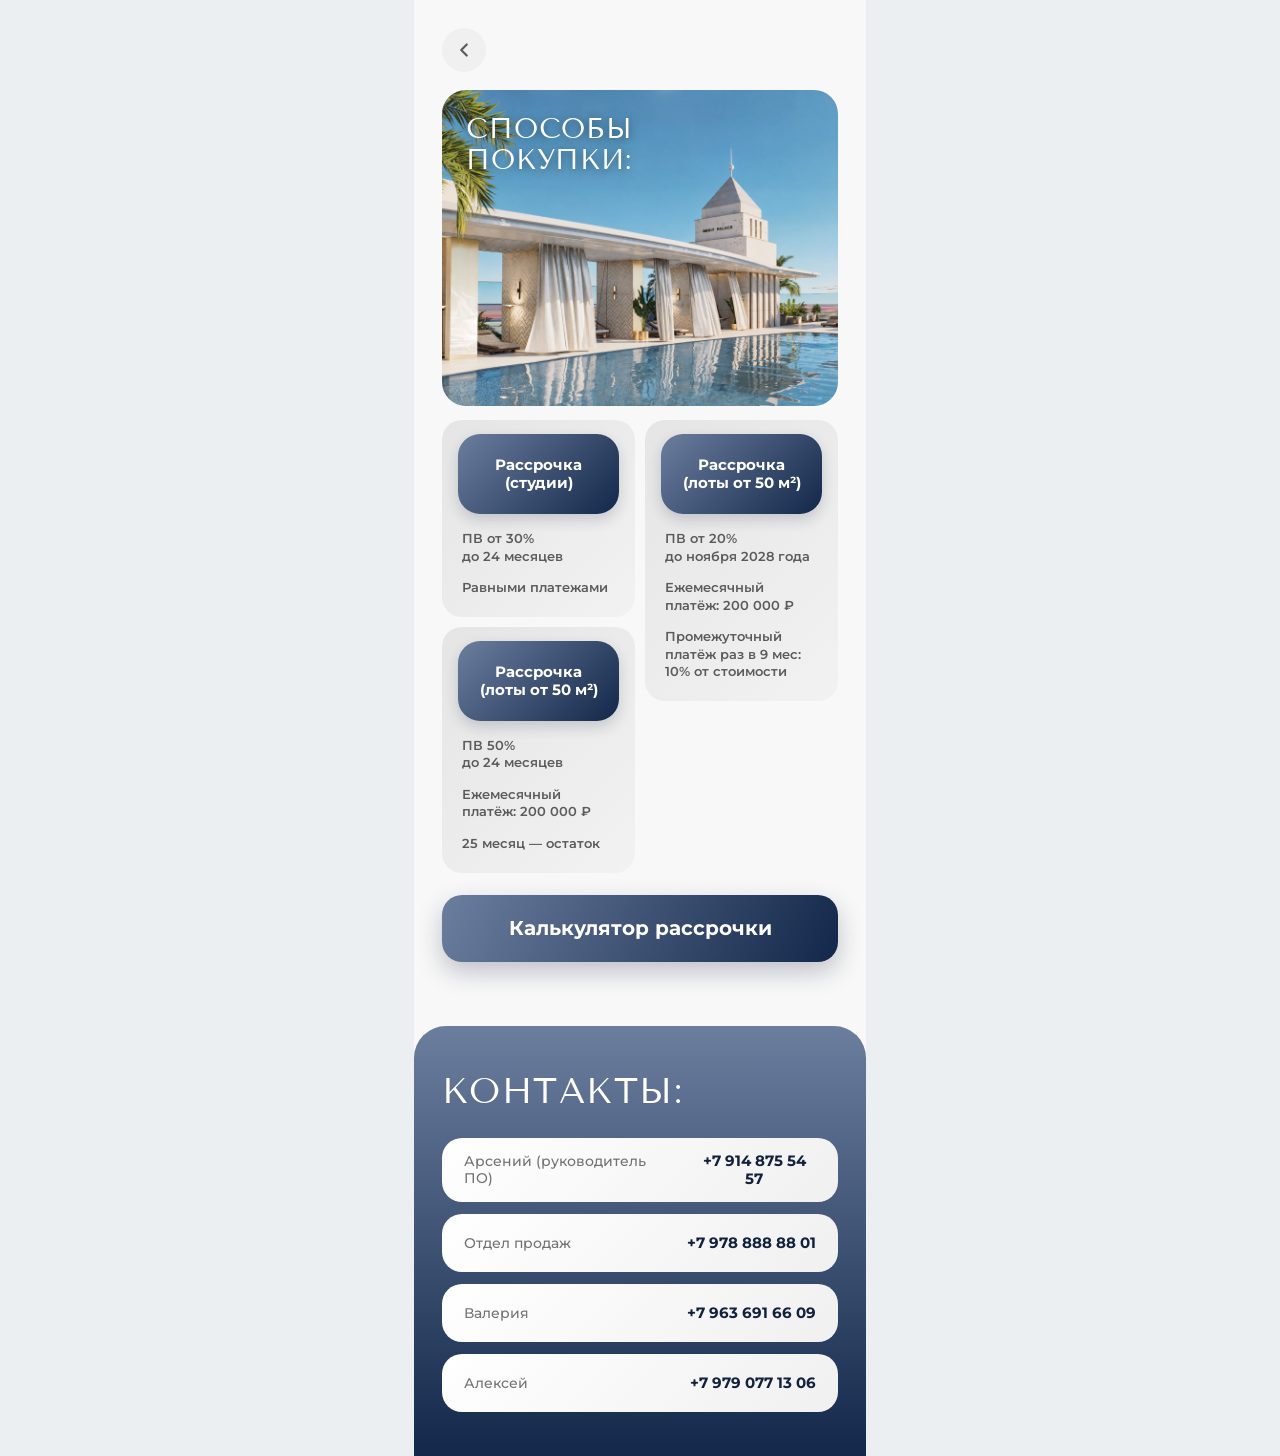
<file: berij-purchase.html>
<!DOCTYPE html>
<html lang="ru">
<head>
<meta charset="UTF-8">
<link rel="icon" type="image/png" sizes="32x32" href="assets/img/favicon-32.png">
<link rel="icon" type="image/png" sizes="16x16" href="assets/img/favicon-16.png">
<link rel="apple-touch-icon" sizes="180x180" href="assets/img/apple-touch-icon.png">
<meta name="viewport" content="width=device-width,initial-scale=1,maximum-scale=1,user-scalable=no">
<meta name="theme-color" content="#12213D">
<title>Способы покупки — Берий Палас</title>
<link rel="preconnect" href="https://fonts.googleapis.com">
<link rel="preconnect" href="https://fonts.gstatic.com" crossorigin>
<link href="https://fonts.googleapis.com/css2?family=Tenor+Sans&family=Cormorant+Garamond:ital,wght@0,400;0,500;0,600;1,400&family=Montserrat:wght@400;500;600;700&family=Prosto+One&display=swap" rel="stylesheet">
<link rel="stylesheet" href="assets/css/style.css?v=9">
<link rel="stylesheet" href="assets/css/berij.css?v=13">
</head>
<body class="berij">
<div class="page">

  <div class="back-row">
    <a href="berij" class="back-link" aria-label="Назад">
      <svg viewBox="0 0 24 24" fill="none" stroke="currentColor" stroke-width="2.4" stroke-linecap="round" stroke-linejoin="round"><polyline points="15 18 9 12 15 6"></polyline></svg>
    </a>
  </div>

  <div class="subpage-hero b-subhero" style="background-image:url('assets/img/berij/purchase.png')">
    <h2 class="subpage-hero__title">СПОСОБЫ<br>ПОКУПКИ:</h2>
  </div>

  <div class="cols">

    <div class="col">
      <article class="plan">
        <div class="plan__head">Рассрочка<br>(студии)</div>
        <div class="plan__body">
          <p>ПВ от 30%<br>до 24 месяцев</p>
          <p>Равными платежами</p>
        </div>
      </article>

      <article class="plan">
        <div class="plan__head">Рассрочка<br>(лоты&nbsp;от&nbsp;50&nbsp;м²)</div>
        <div class="plan__body">
          <p>ПВ 50%<br>до 24 месяцев</p>
          <p>Ежемесячный платёж: 200 000 ₽</p>
          <p>25 месяц — остаток</p>
        </div>
      </article>
    </div>

    <div class="col">
      <article class="plan">
        <div class="plan__head">Рассрочка<br>(лоты&nbsp;от&nbsp;50&nbsp;м²)</div>
        <div class="plan__body">
          <p>ПВ от 20%<br>до ноября 2028 года</p>
          <p>Ежемесячный платёж: 200 000 ₽</p>
          <p>Промежуточный платёж раз в 9 мес: 10% от стоимости</p>
        </div>
      </article>
    </div>

  </div>

  <a href="https://docs.google.com/spreadsheets/d/1B3gIOA2VtVgQQFmdutPlTHPB45Sp4OsJJv87CyDEZy4/edit?gid=482303226#gid=482303226" target="_blank" rel="noopener" class="b-calc-btn">Калькулятор рассрочки</a>

  <div class="page-footer-space"></div>

  <div class="b-contacts-wrap">
    <footer class="contacts b-contacts">
      <h2 class="contacts__title">КОНТАКТЫ:</h2>
      <a href="tel:+79148755457" class="contacts__phone">
        <span class="contacts__phone-name">Арсений (руководитель ПО)</span>
        <span class="contacts__phone-number">+7 914 875 54 57</span>
      </a>
      <a href="tel:+79788888801" class="contacts__phone">
        <span class="contacts__phone-name">Отдел продаж</span>
        <span class="contacts__phone-number">+7 978 888 88 01</span>
      </a>
      <a href="tel:+79636916609" class="contacts__phone">
        <span class="contacts__phone-name">Валерия</span>
        <span class="contacts__phone-number">+7 963 691 66 09</span>
      </a>
      <a href="tel:+79790771306" class="contacts__phone">
        <span class="contacts__phone-name">Алексей</span>
        <span class="contacts__phone-number">+7 979 077 13 06</span>
      </a>
    </footer>
  </div>

</div>
</body>
</html>
</file>
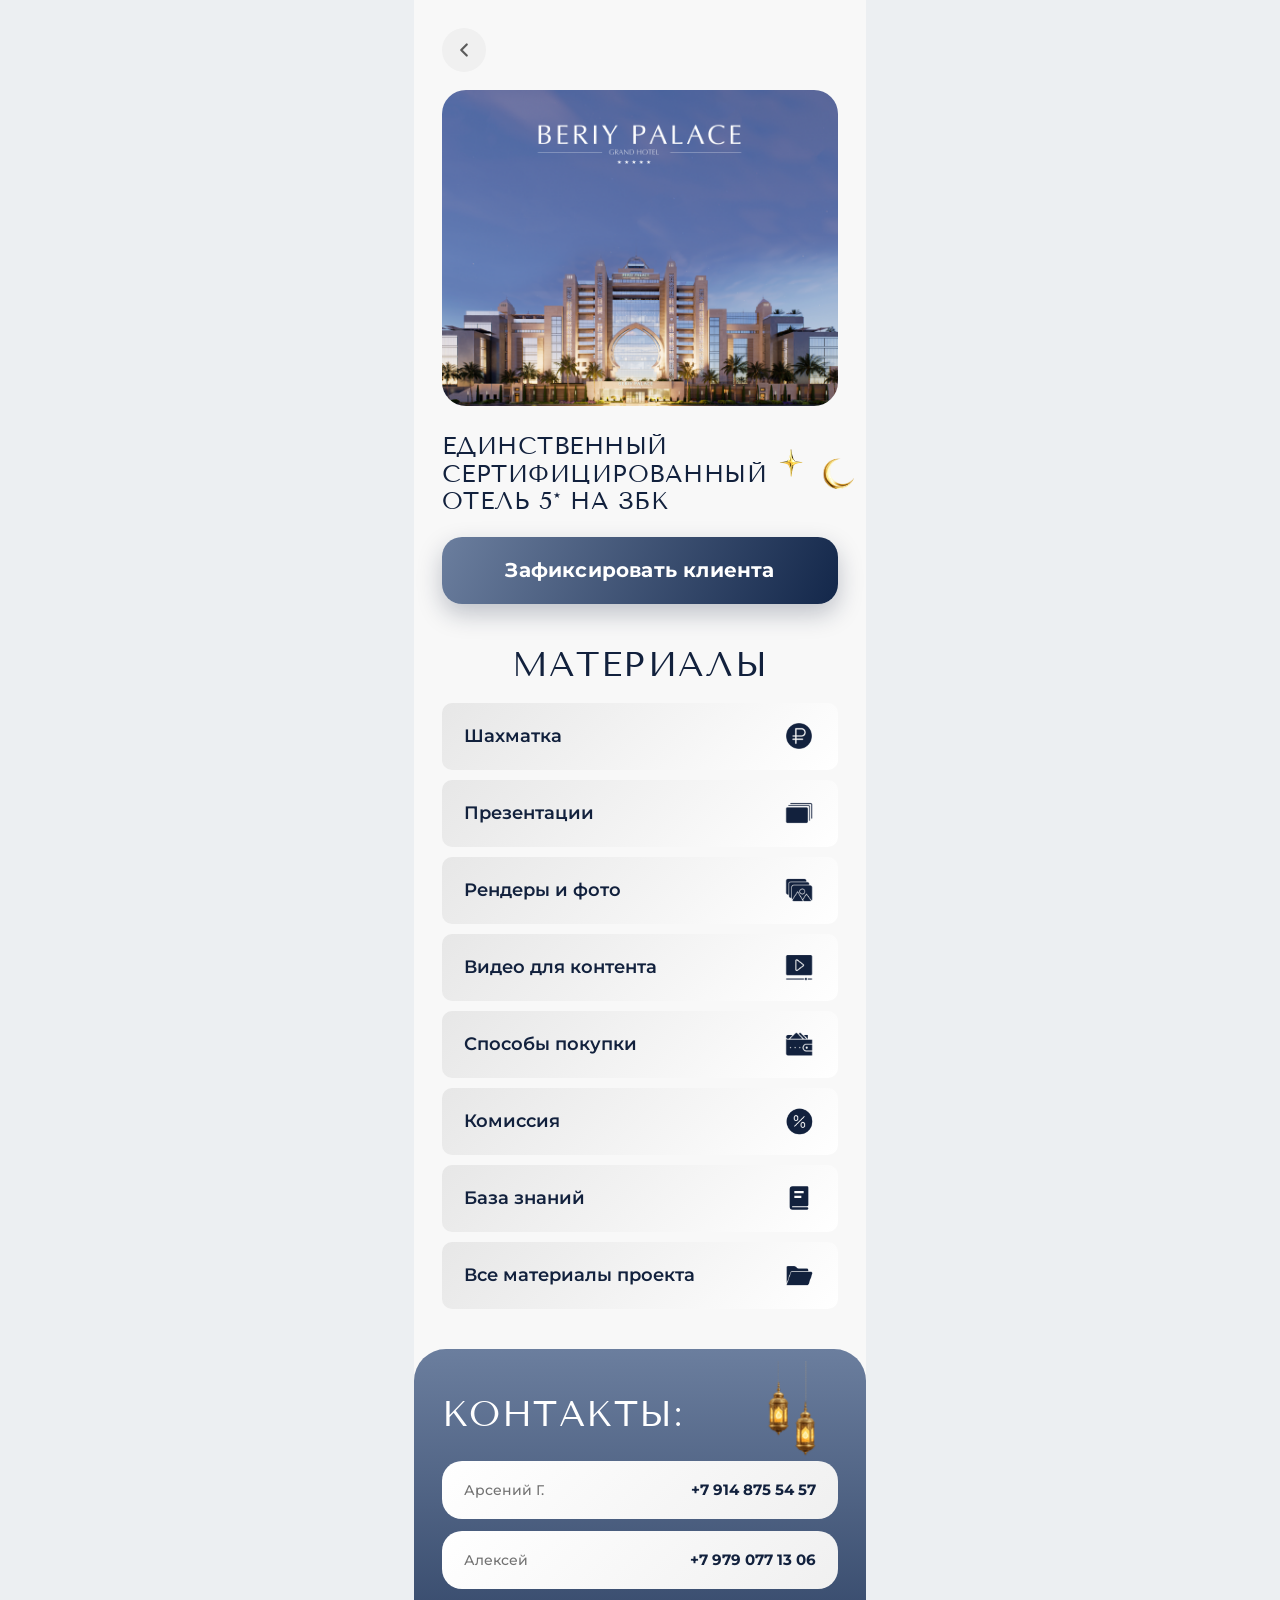
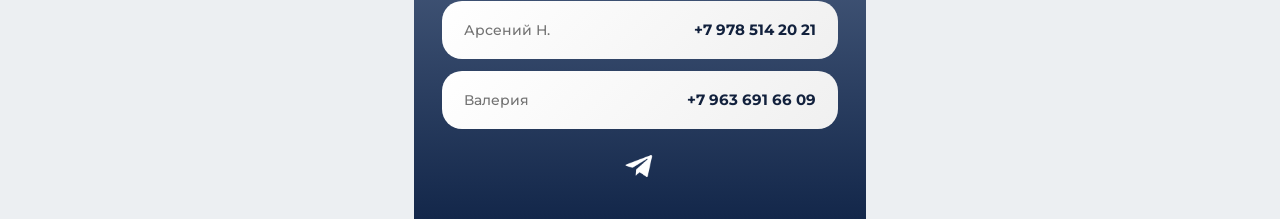
<file: berij.html>
<!DOCTYPE html>
<html lang="ru">
<head>
<meta charset="UTF-8">
<link rel="icon" type="image/png" sizes="32x32" href="assets/img/favicon-32.png">
<link rel="icon" type="image/png" sizes="16x16" href="assets/img/favicon-16.png">
<link rel="apple-touch-icon" sizes="180x180" href="assets/img/apple-touch-icon.png">
<meta name="viewport" content="width=device-width,initial-scale=1,maximum-scale=1,user-scalable=no">
<meta name="theme-color" content="#12213D">
<title>Берий Палас — Таплинк партнёра</title>
<link rel="preconnect" href="https://fonts.googleapis.com">
<link rel="preconnect" href="https://fonts.gstatic.com" crossorigin>
<link href="https://fonts.googleapis.com/css2?family=Tenor+Sans&family=Cormorant+Garamond:ital,wght@0,400;0,500;0,600;1,400&family=Montserrat:wght@400;500;600;700&family=Prosto+One&display=swap" rel="stylesheet">
<link rel="stylesheet" href="assets/css/style.css?v=10">
<link rel="stylesheet" href="assets/css/berij.css?v=13">
</head>
<body class="berij">
<div class="page">

  <div class="back-row">
    <a href="./" class="back-link" aria-label="Назад">
      <svg viewBox="0 0 24 24" fill="none" stroke="currentColor" stroke-width="2.4" stroke-linecap="round" stroke-linejoin="round"><polyline points="15 18 9 12 15 6"></polyline></svg>
    </a>
  </div>

  <!-- 1. HERO — фото отеля + лого BERIY PALACE -->
  <section class="hero">
    <div class="hero__img" style="background-image:url('assets/img/berij/logo.png')">
      <img class="hero__logo-img b-logo" src="assets/img/berij/logo-2.png" alt="Берий Палас">
    </div>
  </section>

  <!-- 2. TITLE + ОРНАМЕНТЫ СПРАВА -->
  <div class="b-title-row">
    <h1 class="title b-title">ЕДИНСТВЕННЫЙ<br>СЕРТИФИЦИРОВАННЫЙ<br>ОТЕЛЬ 5* НА ЗБК</h1>
    <div class="b-ornaments">
      <img class="b-star" src="assets/img/berij/star.png" alt="" aria-hidden="true">
      <img class="b-moon" src="assets/img/berij/moon.png" alt="" aria-hidden="true">
    </div>
  </div>

  <!-- 3. PRIMARY CTA -->
  <a href="form.html?object=%D0%91%D0%B5%D1%80%D0%B8%D0%B9%20%D0%9F%D0%B0%D0%BB%D0%B0%D1%81" class="btn-primary">Зафиксировать клиента</a>

  <!-- 4. MATERIALS -->
  <h2 class="section-title">МАТЕРИАЛЫ</h2>

  <nav class="menu">
    <a href="https://shahmatka.bpalace.ru/" target="_blank" rel="noopener" class="menu__item">
      <span>Шахматка</span>
      <span class="menu__icon"><img src="assets/icons/berij/chess.png" alt=""></span>
    </a>
    <a href="https://disk.yandex.ru/d/KMa5xv0_TUqalA/pdf-презентации" target="_blank" rel="noopener" class="menu__item">
      <span>Презентации</span>
      <span class="menu__icon"><img src="assets/icons/berij/presentation.png" alt=""></span>
    </a>
    <a href="https://disk.yandex.ru/d/KMa5xv0_TUqalA/Рендеры%20" target="_blank" rel="noopener" class="menu__item">
      <span>Рендеры и фото</span>
      <span class="menu__icon"><img src="assets/icons/berij/photo.png" alt=""></span>
    </a>
    <a href="https://disk.yandex.ru/d/KMa5xv0_TUqalA/Для%20Сторис" target="_blank" rel="noopener" class="menu__item">
      <span>Видео для контента</span>
      <span class="menu__icon"><img src="assets/icons/berij/video.png" alt=""></span>
    </a>
    <a href="berij-purchase" class="menu__item">
      <span>Способы покупки</span>
      <span class="menu__icon"><img src="assets/icons/berij/payment.png" alt=""></span>
    </a>
    <a href="berij-commission" class="menu__item">
      <span>Комиссия</span>
      <span class="menu__icon"><img src="assets/icons/berij/commission.png" alt=""></span>
    </a>
    <a href="https://disk.yandex.ru/d/lk3fUM5XwQe7gw" target="_blank" rel="noopener" class="menu__item">
      <span>База знаний</span>
      <span class="menu__icon b-kb-icon"><svg viewBox="0 0 24 24" fill="currentColor" aria-hidden="true"><path d="M4 4.5A2.5 2.5 0 0 1 6.5 2H19a1 1 0 0 1 1 1v15a1 1 0 0 1-1 1H6.5a.5.5 0 0 0 0 1H19a1 1 0 1 1 0 2H6.5A2.5 2.5 0 0 1 4 19.5v-15ZM8 6v2h8V6H8Zm0 4v2h6v-2H8Z"/></svg></span>
    </a>
    <a href="https://disk.yandex.ru/d/KMa5xv0_TUqalA" target="_blank" rel="noopener" class="menu__item">
      <span>Все материалы проекта</span>
      <span class="menu__icon"><img src="assets/icons/berij/all-materials.png" alt=""></span>
    </a>
  </nav>

  <!-- 7. КОНТАКТЫ -->
  <div class="b-contacts-wrap">
    <img class="b-lanterns" src="assets/img/berij/lanterns.png" alt="" aria-hidden="true">
    <footer class="contacts b-contacts">
      <h2 class="contacts__title">КОНТАКТЫ:</h2>

      <a href="tel:+79148755457" class="contacts__phone">
        <span class="contacts__phone-name">Арсений Г.</span>
        <span class="contacts__phone-number">+7 914 875 54 57</span>
      </a>
      <a href="tel:+79790771306" class="contacts__phone">
        <span class="contacts__phone-name">Алексей</span>
        <span class="contacts__phone-number">+7 979 077 13 06</span>
      </a>
      <a href="tel:+79785142021" class="contacts__phone">
        <span class="contacts__phone-name">Арсений Н.</span>
        <span class="contacts__phone-number">+7 978 514 20 21</span>
      </a>
      <a href="tel:+79636916609" class="contacts__phone">
        <span class="contacts__phone-name">Валерия</span>
        <span class="contacts__phone-number">+7 963 691 66 09</span>
      </a>

      <div class="contacts__social">
        <a href="https://t.me/+RPO-XP2tO00xNTVi" target="_blank" rel="noopener" aria-label="Telegram" class="social"><img src="assets/icons/telegram.png" alt="Telegram"></a>
      </div>

    </footer>
  </div>

</div>
</body>
</html>
</file>
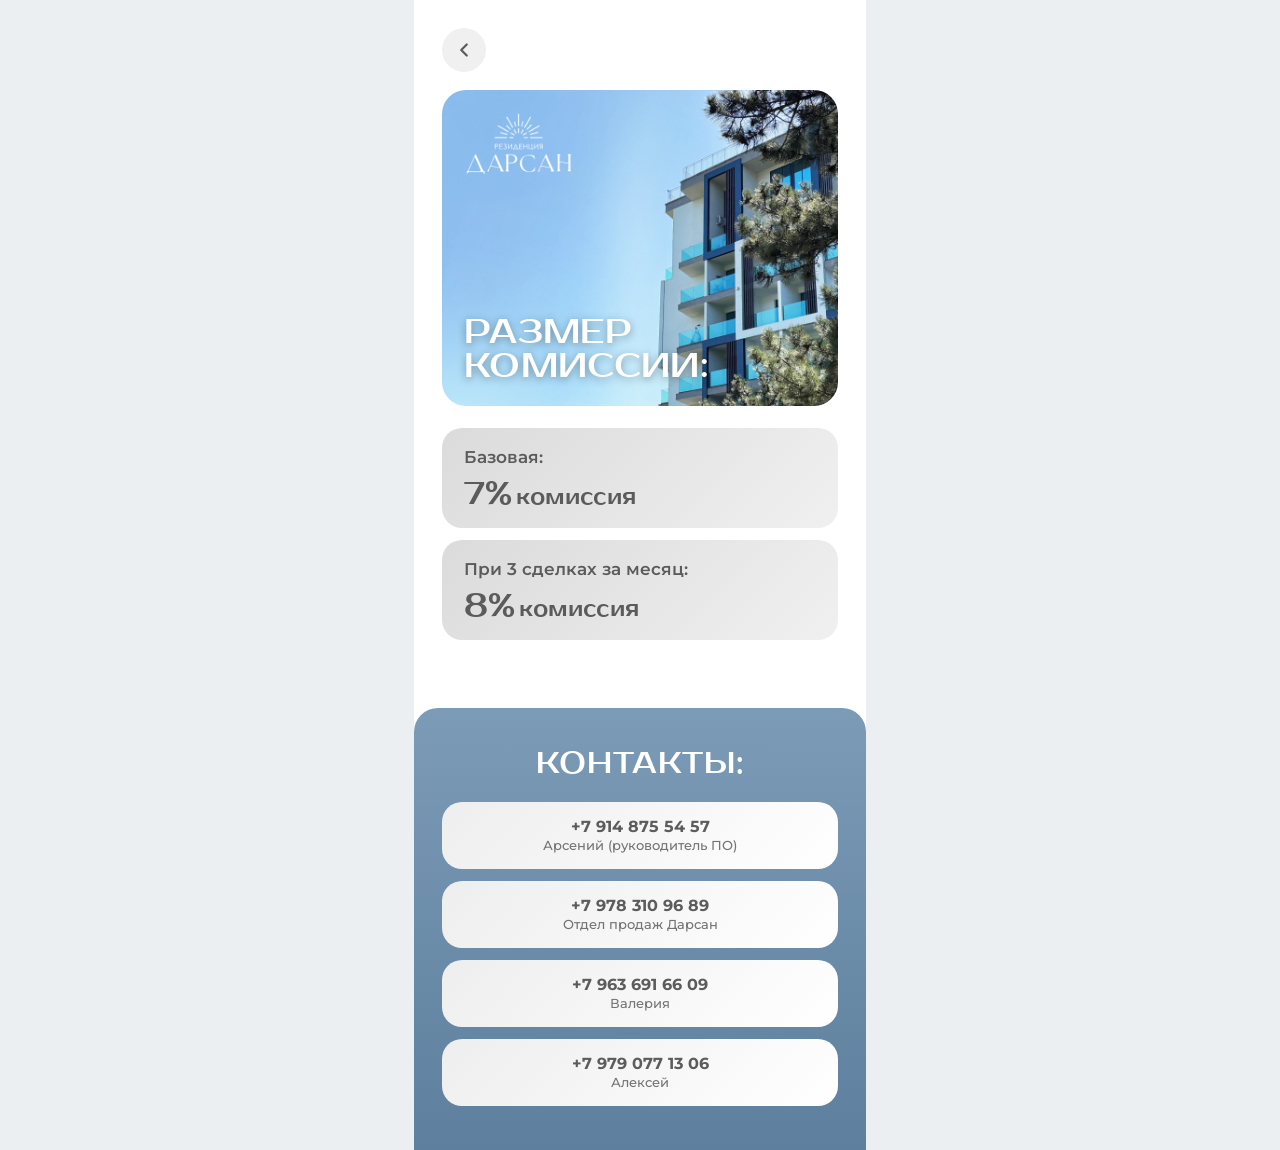
<file: commission.html>
<!DOCTYPE html>
<html lang="ru">
<head>
<meta charset="UTF-8">
<link rel="icon" type="image/png" sizes="32x32" href="assets/img/favicon-32.png">
<link rel="icon" type="image/png" sizes="16x16" href="assets/img/favicon-16.png">
<link rel="apple-touch-icon" sizes="180x180" href="assets/img/apple-touch-icon.png">
<meta name="viewport" content="width=device-width,initial-scale=1,maximum-scale=1,user-scalable=no">
<meta name="theme-color" content="#4C8BB7">
<title>Размер комиссии — Резиденция Дарсан</title>
<link rel="preconnect" href="https://fonts.googleapis.com">
<link rel="preconnect" href="https://fonts.gstatic.com" crossorigin>
<link href="https://fonts.googleapis.com/css2?family=Montserrat:wght@400;500;600;700;800&family=Prosto+One&display=swap" rel="stylesheet">
<link rel="stylesheet" href="assets/css/style.css?v=8">
</head>
<body>
<div class="page">

  <div class="back-row">
    <a href="darsan" class="back-link" aria-label="Назад">
      <svg viewBox="0 0 24 24" fill="none" stroke="currentColor" stroke-width="2.4" stroke-linecap="round" stroke-linejoin="round"><polyline points="15 18 9 12 15 6"></polyline></svg>
    </a>
  </div>

  <div class="subpage-hero" style="background-image:url('assets/img/commission.png')">
    <img class="subpage-hero__logo" src="assets/img/logo-darsan.png" alt="Резиденция Дарсан">
    <h2 class="subpage-hero__title">РАЗМЕР<br>КОМИССИИ:</h2>
  </div>

  <div class="info-card">
    <div class="info-card__label">Базовая:</div>
    <div class="info-card__value">7%<span>комиссия</span></div>
  </div>

  <div class="info-card">
    <div class="info-card__label">При 3 сделках за месяц:</div>
    <div class="info-card__value">8%<span>комиссия</span></div>
  </div>

  <div class="page-footer-space"></div>

  <footer class="contacts">
    <h2 class="contacts__title">КОНТАКТЫ:</h2>
    <a href="tel:+79148755457" class="contacts__phone">
      <span class="contacts__phone-number">+7 914 875 54 57</span>
      <span class="contacts__phone-name">Арсений (руководитель ПО)</span>
    </a>
    <a href="tel:+79783109689" class="contacts__phone">
      <span class="contacts__phone-number">+7 978 310 96 89</span>
      <span class="contacts__phone-name">Отдел продаж Дарсан</span>
    </a>
    <a href="tel:+79636916609" class="contacts__phone">
      <span class="contacts__phone-number">+7 963 691 66 09</span>
      <span class="contacts__phone-name">Валерия</span>
    </a>
    <a href="tel:+79790771306" class="contacts__phone">
      <span class="contacts__phone-number">+7 979 077 13 06</span>
      <span class="contacts__phone-name">Алексей</span>
    </a>
  </footer>

</div>
</body>
</html>
</file>
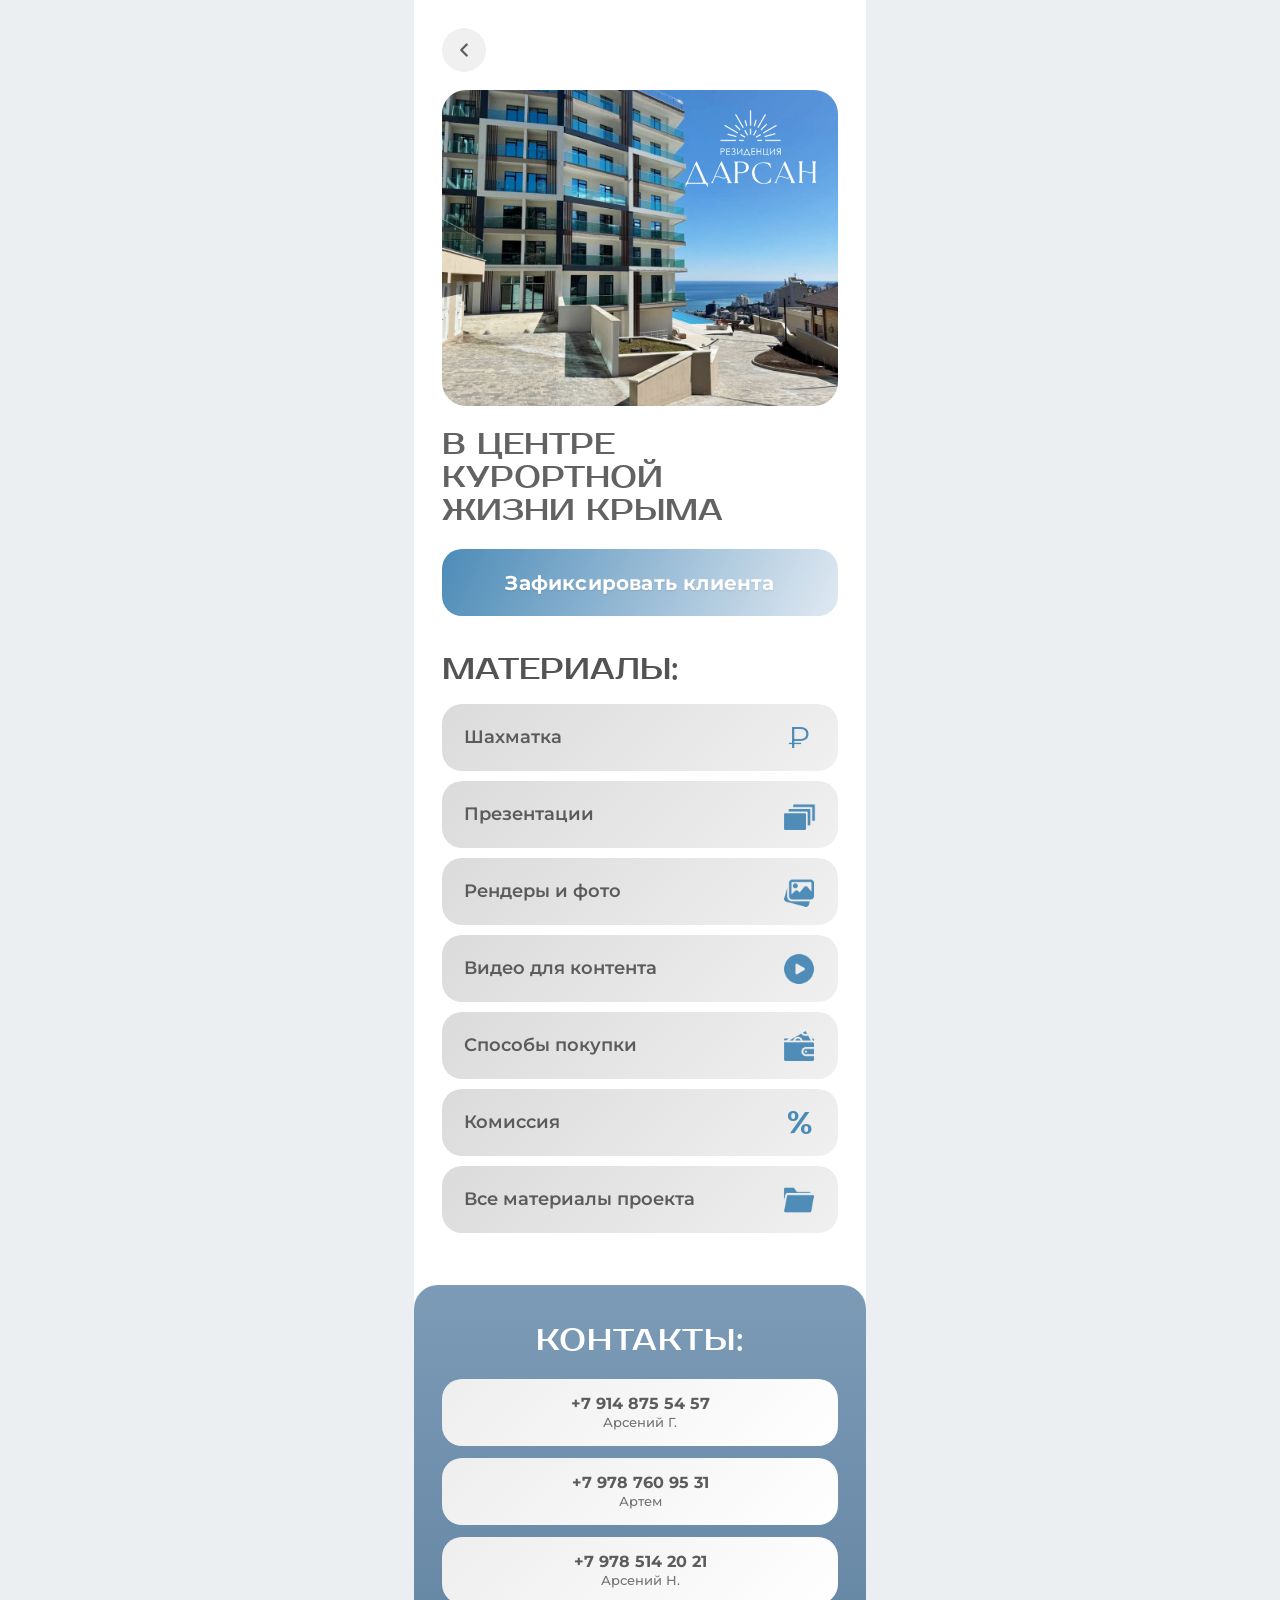
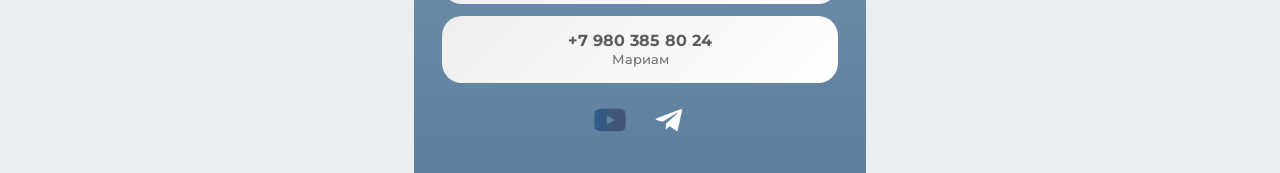
<file: darsan.html>
<!DOCTYPE html>
<html lang="ru">
<head>
<meta charset="UTF-8">
<link rel="icon" type="image/png" sizes="32x32" href="assets/img/favicon-32.png">
<link rel="icon" type="image/png" sizes="16x16" href="assets/img/favicon-16.png">
<link rel="apple-touch-icon" sizes="180x180" href="assets/img/apple-touch-icon.png">
<meta name="viewport" content="width=device-width,initial-scale=1,maximum-scale=1,user-scalable=no">
<meta name="theme-color" content="#4C8BB7">
<title>Резиденция Дарсан — Таплинк партнёра</title>
<link rel="preconnect" href="https://fonts.googleapis.com">
<link rel="preconnect" href="https://fonts.gstatic.com" crossorigin>
<link href="https://fonts.googleapis.com/css2?family=Montserrat:wght@400;500;600;700;800&family=Prosto+One&display=swap" rel="stylesheet">
<link rel="stylesheet" href="assets/css/style.css?v=7">
</head>
<body>
<div class="page">

  <div class="back-row">
    <a href="./" class="back-link" aria-label="Назад">
      <svg viewBox="0 0 24 24" fill="none" stroke="currentColor" stroke-width="2.4" stroke-linecap="round" stroke-linejoin="round"><polyline points="15 18 9 12 15 6"></polyline></svg>
    </a>
  </div>

  <!-- ============ 1. HERO ============ -->
  <section class="hero">
    <div class="hero__img" style="background-image:url('assets/img/hero.png')">
      <img class="hero__logo-img" src="assets/img/logo-darsan.png" alt="Резиденция Дарсан">
    </div>
  </section>

  <!-- ============ 2. TITLE ============ -->
  <h1 class="title">В&nbsp;ЦЕНТРЕ<br>КУРОРТНОЙ<br>ЖИЗНИ&nbsp;КРЫМА</h1>

  <!-- ============ 3. PRIMARY CTA ============ -->
  <a href="form.html" class="btn-primary">Зафиксировать клиента</a>

  <!-- ============ 4. MATERIALS MENU ============ -->
  <h2 class="section-title">МАТЕРИАЛЫ:</h2>

  <nav class="menu">
    <a href="https://docs.google.com/spreadsheets/d/1SumK9O5-yYu4HSv9gsmK09cAizUl4kfgZk1FPGFcqfY/edit?gid=166535833#gid=166535833" target="_blank" rel="noopener" class="menu__item">
      <span>Шахматка</span>
      <span class="menu__icon menu__icon--text">₽</span>
    </a>
    <a href="https://disk.yandex.ru/d/03ihDcExkPC1rA/Презентация%20Дарсан" target="_blank" rel="noopener" class="menu__item">
      <span>Презентации</span>
      <span class="menu__icon"><img src="assets/icons/presentation.png" alt=""></span>
    </a>
    <a href="https://disk.yandex.ru/d/03ihDcExkPC1rA/Рендеры%20" target="_blank" rel="noopener" class="menu__item">
      <span>Рендеры и фото</span>
      <span class="menu__icon"><img src="assets/icons/photo.png" alt=""></span>
    </a>
    <a href="https://disk.yandex.ru/d/03ihDcExkPC1rA/Дарсан%20Маркетинг" target="_blank" rel="noopener" class="menu__item">
      <span>Видео для контента</span>
      <span class="menu__icon"><img src="assets/icons/video.png" alt=""></span>
    </a>
    <a href="purchase" class="menu__item">
      <span>Способы покупки</span>
      <span class="menu__icon"><img src="assets/icons/payment.png" alt=""></span>
    </a>
    <a href="commission" class="menu__item">
      <span>Комиссия</span>
      <span class="menu__icon menu__icon--text">%</span>
    </a>
    <a href="https://disk.yandex.ru/d/03ihDcExkPC1rA" target="_blank" rel="noopener" class="menu__item">
      <span>Все материалы проекта</span>
      <span class="menu__icon"><img src="assets/icons/all-materials.png" alt=""></span>
    </a>
  </nav>

  <!-- ============ 7. НОВОСТНАЯ ЛЕНТА (placeholder) ============ -->
  <section class="news-slot" aria-label="Новостная лента"></section>

  <!-- ============ 8. КОНТАКТЫ ============ -->
  <footer class="contacts">
    <h2 class="contacts__title">КОНТАКТЫ:</h2>

    <a href="tel:+79148755457" class="contacts__phone">
      <span class="contacts__phone-number">+7 914 875 54 57</span>
      <span class="contacts__phone-name">Арсений Г.</span>
    </a>
    <a href="tel:+79787609531" class="contacts__phone">
      <span class="contacts__phone-number">+7 978 760 95 31</span>
      <span class="contacts__phone-name">Артем</span>
    </a>
    <a href="tel:+79785142021" class="contacts__phone">
      <span class="contacts__phone-number">+7 978 514 20 21</span>
      <span class="contacts__phone-name">Арсений Н.</span>
    </a>
    <a href="tel:+79803858024" class="contacts__phone">
      <span class="contacts__phone-number">+7 980 385 80 24</span>
      <span class="contacts__phone-name">Мариам</span>
    </a>

    <div class="contacts__social">
      <a href="https://www.youtube.com/watch?v=jQy4EbDMRpM&t=21s" target="_blank" rel="noopener" aria-label="YouTube" class="social"><img src="assets/icons/youtube.png" alt="YouTube"></a>
      <a href="https://t.me/+-TkQLJJ8Gjo3NjAy" target="_blank" rel="noopener" aria-label="Telegram" class="social"><img src="assets/icons/telegram.png" alt="Telegram"></a>
    </div>
  </footer>

</div>
</body>
</html>
</file>
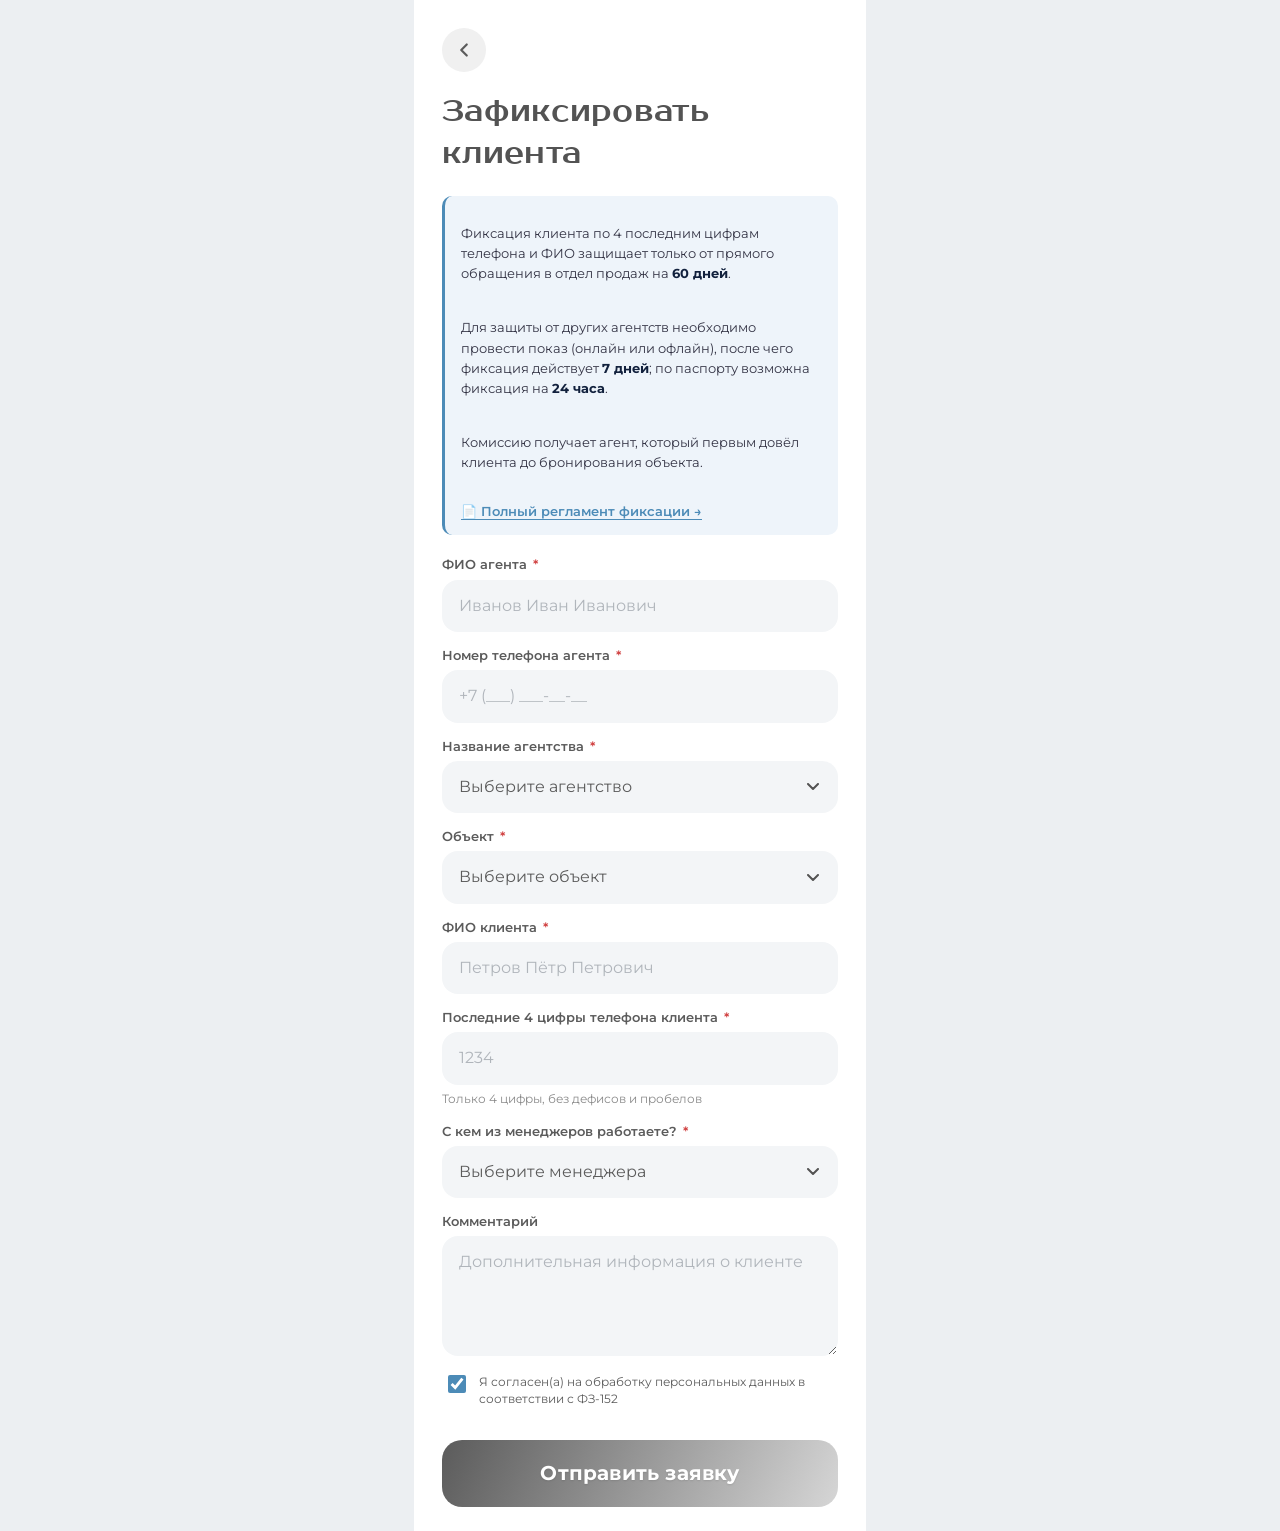
<file: form.html>
<!DOCTYPE html>
<html lang="ru">
<head>
<meta charset="UTF-8">
<link rel="icon" type="image/png" sizes="32x32" href="assets/img/favicon-32.png">
<link rel="icon" type="image/png" sizes="16x16" href="assets/img/favicon-16.png">
<link rel="apple-touch-icon" sizes="180x180" href="assets/img/apple-touch-icon.png">
<meta name="viewport" content="width=device-width,initial-scale=1,maximum-scale=1,user-scalable=no">
<meta name="theme-color" content="#4C8BB7">
<title>Зафиксировать клиента — Резиденция Дарсан</title>
<link rel="preconnect" href="https://fonts.googleapis.com">
<link rel="preconnect" href="https://fonts.gstatic.com" crossorigin>
<link href="https://fonts.googleapis.com/css2?family=Montserrat:wght@400;500;600;700;800&family=Prosto+One&display=swap" rel="stylesheet">
<link rel="stylesheet" href="assets/css/style.css?v=7">
<link rel="stylesheet" href="assets/css/hub.css?v=2">
</head>
<body>
<div class="page">

  <div class="back-row">
    <a href="index.html" class="back-link" id="back-link" aria-label="Назад">
      <svg viewBox="0 0 24 24" fill="none" stroke="currentColor" stroke-width="2.4" stroke-linecap="round" stroke-linejoin="round"><polyline points="15 18 9 12 15 6"></polyline></svg>
    </a>
  </div>
  <script>
    // если пришли с известного таплинка — back ведёт на него
    (function () {
      var map = { 'Романов': 'romanov', 'Берий Палас': 'berij', 'Дарсан': 'darsan', 'Алеа': 'alea' };
      var q = new URLSearchParams(location.search).get('object');
      var link = document.getElementById('back-link');
      if (link) link.href = (q && map[q]) || './';
    })();
  </script>

  <h1 class="form-title">Зафиксировать клиента</h1>

  <div class="regulation-block">
    <p>Фиксация клиента по 4 последним цифрам телефона и ФИО защищает только от прямого обращения в отдел продаж на <strong>60 дней</strong>.</p>
    <p>Для защиты от других агентств необходимо провести показ (онлайн или офлайн), после чего фиксация действует <strong>7 дней</strong>; по паспорту возможна фиксация на <strong>24 часа</strong>.</p>
    <p>Комиссию получает агент, который первым довёл клиента до бронирования объекта.</p>
    <a href="https://docs.google.com/document/d/1_VNFwMPKlm9scCer6qgJPZqevBVwrRUFi_Ix1EXz_9I/edit?usp=sharing" target="_blank" rel="noopener" class="regulation-link">📄 Полный регламент фиксации →</a>
  </div>

  <form id="lead-form" class="form" novalidate>

    <label class="field">
      <span class="field__label">ФИО агента <em>*</em></span>
      <input type="text" name="agent_name" required autocomplete="name" placeholder="Иванов Иван Иванович">
    </label>

    <label class="field">
      <span class="field__label">Номер телефона агента <em>*</em></span>
      <input type="tel" name="agent_phone" required autocomplete="tel" inputmode="tel" placeholder="+7 (___) ___-__-__">
    </label>

    <label class="field">
      <span class="field__label">Название агентства <em>*</em></span>
      <select name="agency_name" required>
        <option value="" disabled selected>Выберите агентство</option>
        <option>Авертон</option>
        <option>АгентДеск</option>
        <option>Адванта</option>
        <option>Аксель Капитал</option>
        <option>АН ДомРил</option>
        <option>АН Монолит (ИП Михайлова)</option>
        <option>Анфа</option>
        <option>Асали</option>
        <option>Аурус</option>
        <option>Аякс</option>
        <option>Берега</option>
        <option>ВейвЭндВинс</option>
        <option>Высота</option>
        <option>Генезис Алушта</option>
        <option>Голден Браун</option>
        <option>Гончаров недвижимость</option>
        <option>Града</option>
        <option>ГРЦ Сочи</option>
        <option>ДомХит (Евпатория)</option>
        <option>ДомХит (Севастополь)</option>
        <option>ДомХит (Симферополь)</option>
        <option>Зайцев Групп</option>
        <option>Империя (Сочи)</option>
        <option>Интегрити</option>
        <option>ИП Богданова</option>
        <option>ИП Котова М.А.</option>
        <option>ИП Морозов А.И.</option>
        <option>ИП Рец Ольга Александровна</option>
        <option>Иркон</option>
        <option>Кайлас</option>
        <option>Каньон</option>
        <option>Команда Кравченко</option>
        <option>КрымДом</option>
        <option>Кубань Новострой</option>
        <option>Курорт капитал</option>
        <option>Лайт</option>
        <option>ЛайтХаус (Севастополь)</option>
        <option>Лето</option>
        <option>Лехто</option>
        <option>ЛидерИнвестСтрой</option>
        <option>Малина ИП Снимченко</option>
        <option>Метражи у моря</option>
        <option>Миралис</option>
        <option>Монолит девелопмент</option>
        <option>Море и горы</option>
        <option>Мореин</option>
        <option>Москоу Хоум Реалити</option>
        <option>Новостройки.ру</option>
        <option>НОТО</option>
        <option>НОФ</option>
        <option>Оазис</option>
        <option>Ок Недвижимость</option>
        <option>Оникс</option>
        <option>Остров</option>
        <option>Простор, ИП Терер</option>
        <option>Профит</option>
        <option>Рай Юга</option>
        <option>Ривьера</option>
        <option>РИФ</option>
        <option>Рич Групп</option>
        <option>РоялКост</option>
        <option>Самолет</option>
        <option>Свои в Крыму</option>
        <option>Север</option>
        <option>Си вью</option>
        <option>Сириус Групп</option>
        <option>СкайМарк</option>
        <option>Смарт Риелт</option>
        <option>Солнце и море</option>
        <option>Таврос (Симферополь)</option>
        <option>ТопДевелопмент</option>
        <option>ТрендАгент</option>
        <option>Туманов</option>
        <option>ФлетХаус</option>
        <option>Центр недвижимости АЛЬЯН</option>
        <option>Цифра</option>
        <option>ЮБК Элит</option>
        <option>Югрупп</option>
        <option>Юхаус</option>
        <option>Эксперт Групп</option>
        <option>Элитный Сочи</option>
        <option>Эстадель</option>
        <option>Этажи Ялта</option>
        <option>Century21 (ЮБК)</option>
        <option>DaMax</option>
        <option>Global Invest</option>
        <option>Havilla</option>
        <option>Nika Estste</option>
        <option>One more</option>
        <option>People Estate</option>
        <option>Seven</option>
        <option>Veyra Estate</option>
        <option value="Другое">Другое</option>
      </select>
    </label>

    <label class="field">
      <span class="field__label">Объект <em>*</em></span>
      <select name="object" required>
        <option value="" disabled selected>Выберите объект</option>
        <option value="Дарсан">Дарсан</option>
        <option value="Берий Палас">Берий Палас</option>
        <option value="Романов">Романов</option>
        <option value="Алеа">Алеа</option>
      </select>
    </label>

    <label class="field">
      <span class="field__label">ФИО клиента <em>*</em></span>
      <input type="text" name="client_name" required placeholder="Петров Пётр Петрович">
    </label>

    <label class="field">
      <span class="field__label">Последние 4 цифры телефона клиента <em>*</em></span>
      <input type="text" name="client_phone_last4" required inputmode="numeric" pattern="\d{4}" maxlength="4" placeholder="1234">
      <span class="field__hint">Только 4 цифры, без дефисов и пробелов</span>
    </label>

    <label class="field">
      <span class="field__label">С кем из менеджеров работаете? <em>*</em></span>
      <select name="manager" required>
        <option value="" disabled selected>Выберите менеджера</option>
        <option>Еще ни с кем</option>
        <option>Арсений Голобоков</option>
        <option>Артём</option>
        <option>Мариам</option>
        <option>Арсений Налобин</option>
        <option>Алексей</option>
        <option>Валерия</option>
      </select>
    </label>

    <label class="field">
      <span class="field__label">Комментарий</span>
      <span class="field__hint field__hint--other" id="other-agency-hint" style="display:none;color:#B26B00;font-weight:500">Укажите название вашего агентства в комментарии</span>
      <textarea name="comment" rows="4" placeholder="Дополнительная информация о клиенте"></textarea>
    </label>

    <label class="checkbox">
      <input type="checkbox" name="consent" required checked>
      <span>Я согласен(а) на обработку персональных данных в соответствии с ФЗ-152</span>
    </label>

    <button type="submit" class="btn-primary btn-primary--full btn-primary--neutral" id="submit-btn">
      <span class="btn-primary__text">Отправить заявку</span>
      <span class="btn-primary__spinner" aria-hidden="true"></span>
    </button>

    <div id="form-status" class="form-status" role="status" aria-live="polite"></div>

  </form>

  <div class="page-footer-space"></div>
</div>
<script src="assets/js/form.js?v=7"></script>
</body>
</html>
</file>
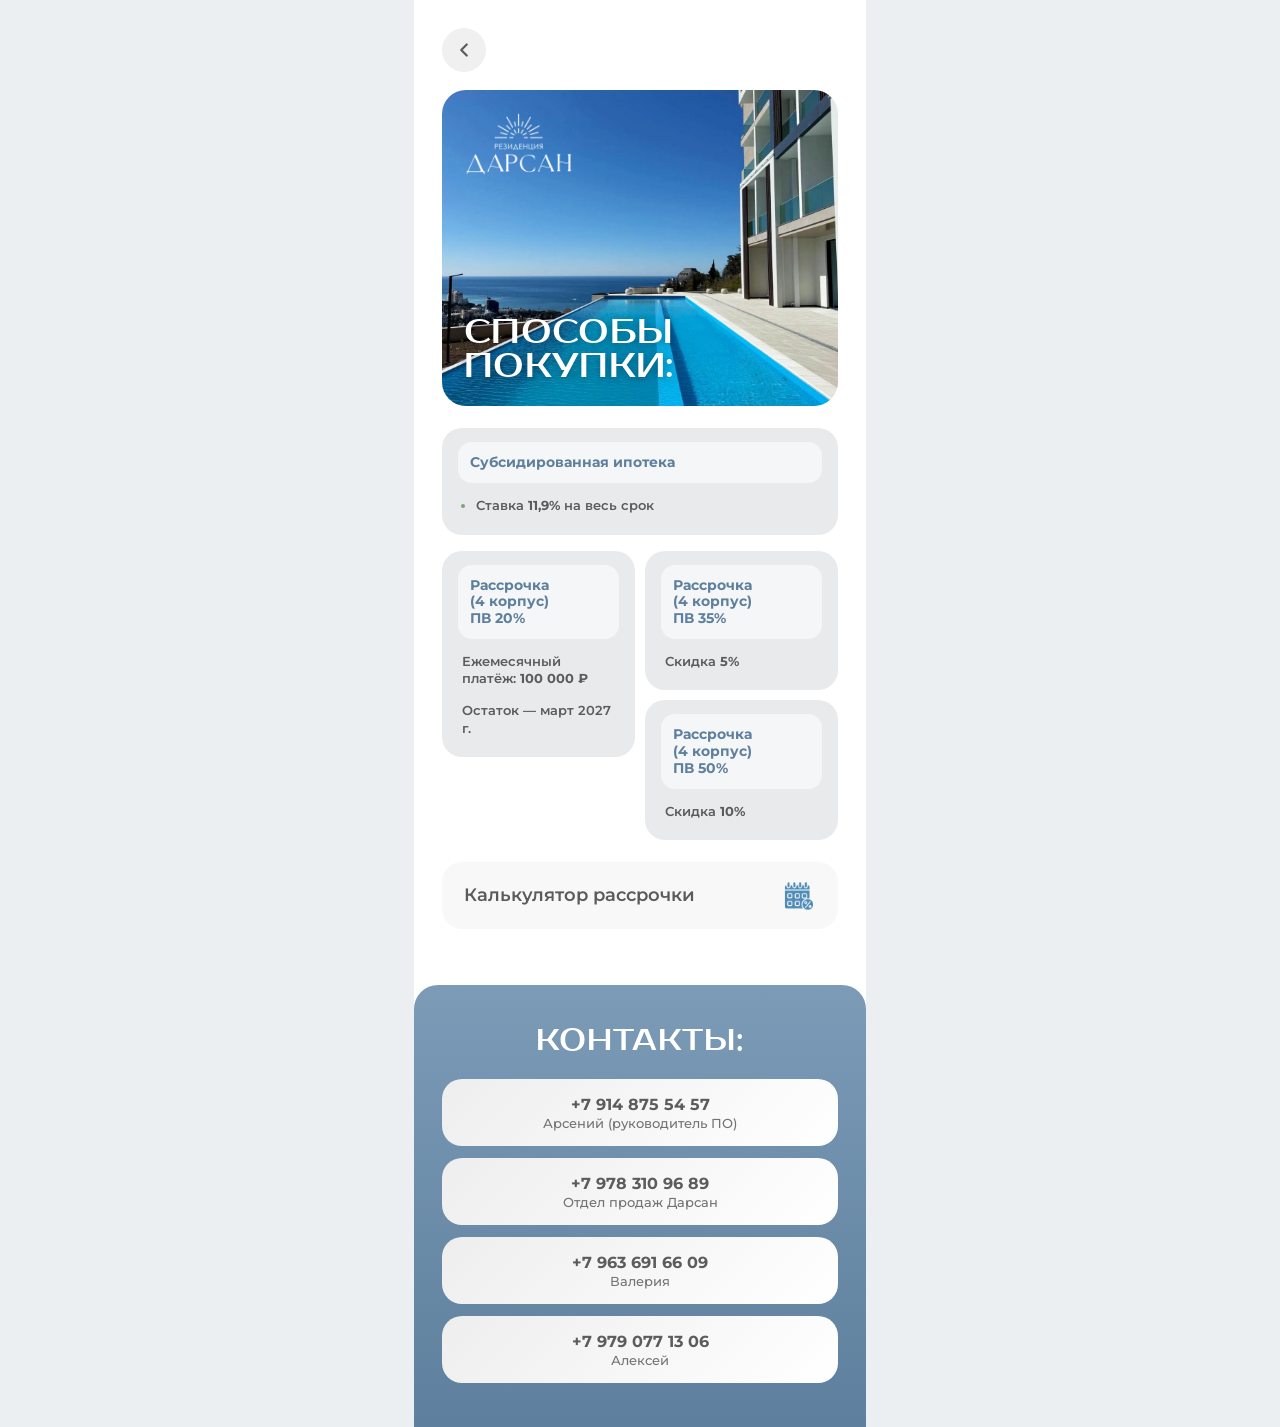
<file: purchase.html>
<!DOCTYPE html>
<html lang="ru">
<head>
<meta charset="UTF-8">
<link rel="icon" type="image/png" sizes="32x32" href="assets/img/favicon-32.png">
<link rel="icon" type="image/png" sizes="16x16" href="assets/img/favicon-16.png">
<link rel="apple-touch-icon" sizes="180x180" href="assets/img/apple-touch-icon.png">
<meta name="viewport" content="width=device-width,initial-scale=1,maximum-scale=1,user-scalable=no">
<meta name="theme-color" content="#4C8BB7">
<title>Способы покупки — Резиденция Дарсан</title>
<link rel="preconnect" href="https://fonts.googleapis.com">
<link rel="preconnect" href="https://fonts.gstatic.com" crossorigin>
<link href="https://fonts.googleapis.com/css2?family=Montserrat:wght@400;500;600;700;800&family=Prosto+One&display=swap" rel="stylesheet">
<link rel="stylesheet" href="assets/css/style.css?v=9">
</head>
<body>
<div class="page">

  <div class="back-row">
    <a href="darsan" class="back-link" aria-label="Назад">
      <svg viewBox="0 0 24 24" fill="none" stroke="currentColor" stroke-width="2.4" stroke-linecap="round" stroke-linejoin="round"><polyline points="15 18 9 12 15 6"></polyline></svg>
    </a>
  </div>

  <div class="subpage-hero" style="background-image:url('assets/img/pool.png')">
    <img class="subpage-hero__logo" src="assets/img/logo-darsan.png" alt="Резиденция Дарсан">
    <h2 class="subpage-hero__title">СПОСОБЫ<br>ПОКУПКИ:</h2>
  </div>

  <article class="plan plan--wide">
    <div class="plan__head">Субсидированная ипотека</div>
    <ul class="plan__list">
      <li>Ставка <strong>11,9%</strong> на весь срок</li>
    </ul>
  </article>

  <div class="cols">

    <div class="col">
      <article class="plan">
        <div class="plan__head">Рассрочка<br>(4 корпус)<br>ПВ 20%</div>
        <div class="plan__body">
          <p>Ежемесячный платёж: <strong>100 000 ₽</strong></p>
          <p>Остаток — март 2027 г.</p>
        </div>
      </article>
    </div>

    <div class="col">
      <article class="plan">
        <div class="plan__head">Рассрочка<br>(4 корпус)<br>ПВ 35%</div>
        <div class="plan__body">
          <p>Скидка <strong>5%</strong></p>
        </div>
      </article>

      <article class="plan">
        <div class="plan__head">Рассрочка<br>(4 корпус)<br>ПВ 50%</div>
        <div class="plan__body">
          <p>Скидка <strong>10%</strong></p>
        </div>
      </article>
    </div>

  </div>

  <a href="https://docs.google.com/spreadsheets/d/1w_ypkIR0f2ZiwjldJDNk-KdtViVkNLB5uQqQJYs8kIE/edit?gid=2018627865#gid=2018627865" target="_blank" rel="noopener" class="menu__item menu__item--flat menu__item--calc">
    <span>Калькулятор рассрочки</span>
    <span class="menu__icon"><img src="assets/icons/calc.png" alt=""></span>
  </a>

  <div class="page-footer-space"></div>

  <footer class="contacts">
    <h2 class="contacts__title">КОНТАКТЫ:</h2>
    <a href="tel:+79148755457" class="contacts__phone">
      <span class="contacts__phone-number">+7 914 875 54 57</span>
      <span class="contacts__phone-name">Арсений (руководитель ПО)</span>
    </a>
    <a href="tel:+79783109689" class="contacts__phone">
      <span class="contacts__phone-number">+7 978 310 96 89</span>
      <span class="contacts__phone-name">Отдел продаж Дарсан</span>
    </a>
    <a href="tel:+79636916609" class="contacts__phone">
      <span class="contacts__phone-number">+7 963 691 66 09</span>
      <span class="contacts__phone-name">Валерия</span>
    </a>
    <a href="tel:+79790771306" class="contacts__phone">
      <span class="contacts__phone-number">+7 979 077 13 06</span>
      <span class="contacts__phone-name">Алексей</span>
    </a>
  </footer>

</div>
</body>
</html>
</file>
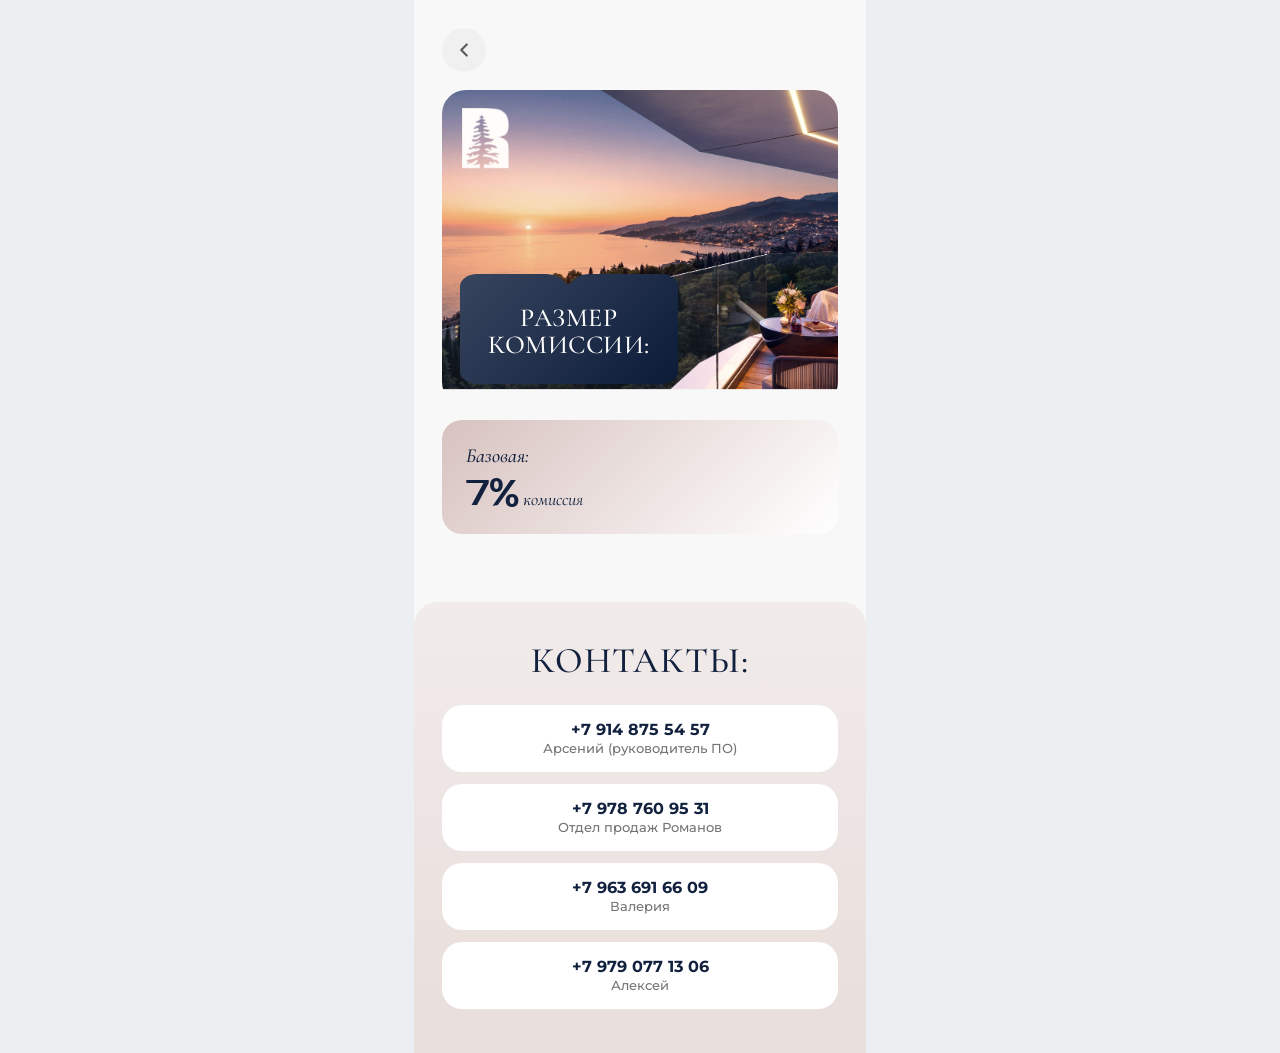
<file: romanov-commission.html>
<!DOCTYPE html>
<html lang="ru">
<head>
<meta charset="UTF-8">
<link rel="icon" type="image/png" sizes="32x32" href="assets/img/favicon-32.png">
<link rel="icon" type="image/png" sizes="16x16" href="assets/img/favicon-16.png">
<link rel="apple-touch-icon" sizes="180x180" href="assets/img/apple-touch-icon.png">
<meta name="viewport" content="width=device-width,initial-scale=1,maximum-scale=1,user-scalable=no">
<meta name="theme-color" content="#12213D">
<title>Размер комиссии — Резиденция Романов</title>
<link rel="preconnect" href="https://fonts.googleapis.com">
<link rel="preconnect" href="https://fonts.gstatic.com" crossorigin>
<link href="https://fonts.googleapis.com/css2?family=Cormorant+Garamond:ital,wght@0,400;0,500;0,600;0,700;1,400;1,500&family=Montserrat:wght@400;500;600;700&family=Prosto+One&display=swap" rel="stylesheet">
<link rel="stylesheet" href="assets/css/style.css?v=8">
<link rel="stylesheet" href="assets/css/romanov.css?v=15">
</head>
<body class="romanov">
<div class="page">

  <div class="back-row">
    <a href="romanov" class="back-link" aria-label="Назад">
      <svg viewBox="0 0 24 24" fill="none" stroke="currentColor" stroke-width="2.4" stroke-linecap="round" stroke-linejoin="round"><polyline points="15 18 9 12 15 6"></polyline></svg>
    </a>
  </div>

  <div class="subpage-hero r-subhero" style="background-image:url('assets/img/romanov/commission.png')">
    <img class="subpage-hero__logo" src="assets/img/romanov/logo-small.png" alt="Резиденция Романов">
    <h2 class="subpage-hero__title">РАЗМЕР<br>КОМИССИИ:</h2>
  </div>

  <div class="info-card r-info-card">
    <div class="info-card__label">Базовая:</div>
    <div class="info-card__value">7%<span>комиссия</span></div>
  </div>

  <div class="page-footer-space"></div>

  <footer class="contacts r-contacts">
    <h2 class="contacts__title">КОНТАКТЫ:</h2>
    <a href="tel:+79148755457" class="contacts__phone">
      <span class="contacts__phone-number">+7 914 875 54 57</span>
      <span class="contacts__phone-name">Арсений (руководитель ПО)</span>
    </a>
    <a href="tel:+79787609531" class="contacts__phone">
      <span class="contacts__phone-number">+7 978 760 95 31</span>
      <span class="contacts__phone-name">Отдел продаж Романов</span>
    </a>
    <a href="tel:+79636916609" class="contacts__phone">
      <span class="contacts__phone-number">+7 963 691 66 09</span>
      <span class="contacts__phone-name">Валерия</span>
    </a>
    <a href="tel:+79790771306" class="contacts__phone">
      <span class="contacts__phone-number">+7 979 077 13 06</span>
      <span class="contacts__phone-name">Алексей</span>
    </a>
  </footer>

</div>
</body>
</html>
</file>
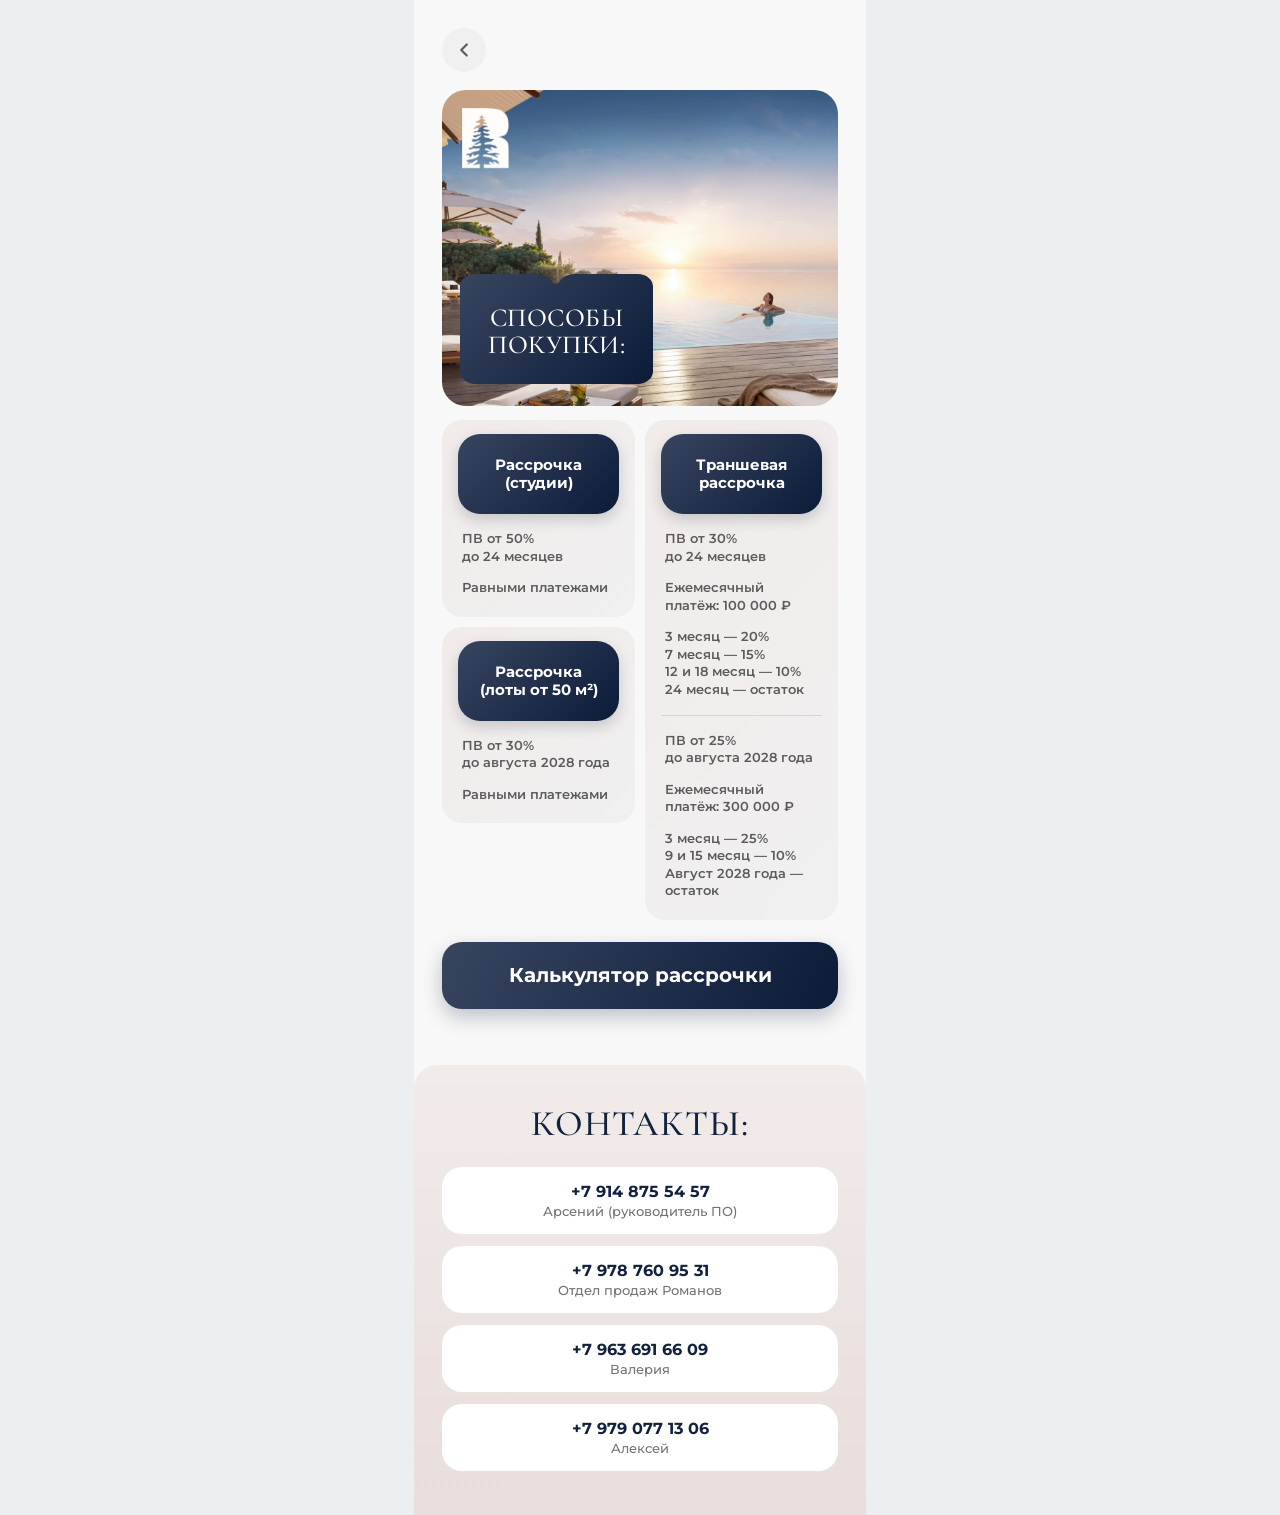
<file: romanov-purchase.html>
<!DOCTYPE html>
<html lang="ru">
<head>
<meta charset="UTF-8">
<link rel="icon" type="image/png" sizes="32x32" href="assets/img/favicon-32.png">
<link rel="icon" type="image/png" sizes="16x16" href="assets/img/favicon-16.png">
<link rel="apple-touch-icon" sizes="180x180" href="assets/img/apple-touch-icon.png">
<meta name="viewport" content="width=device-width,initial-scale=1,maximum-scale=1,user-scalable=no">
<meta name="theme-color" content="#12213D">
<title>Способы покупки — Резиденция Романов</title>
<link rel="preconnect" href="https://fonts.googleapis.com">
<link rel="preconnect" href="https://fonts.gstatic.com" crossorigin>
<link href="https://fonts.googleapis.com/css2?family=Cormorant+Garamond:ital,wght@0,400;0,500;0,600;0,700;1,400;1,500&family=Montserrat:wght@400;500;600;700&family=Prosto+One&display=swap" rel="stylesheet">
<link rel="stylesheet" href="assets/css/style.css?v=9">
<link rel="stylesheet" href="assets/css/romanov.css?v=15">
</head>
<body class="romanov">
<div class="page">

  <div class="back-row">
    <a href="romanov" class="back-link" aria-label="Назад">
      <svg viewBox="0 0 24 24" fill="none" stroke="currentColor" stroke-width="2.4" stroke-linecap="round" stroke-linejoin="round"><polyline points="15 18 9 12 15 6"></polyline></svg>
    </a>
  </div>

  <div class="subpage-hero r-subhero" style="background-image:url('assets/img/romanov/purchase.png')">
    <img class="subpage-hero__logo" src="assets/img/romanov/logo-small.png" alt="Резиденция Романов">
    <h2 class="subpage-hero__title">СПОСОБЫ<br>ПОКУПКИ:</h2>
  </div>

  <div class="cols">

    <div class="col">
      <article class="plan">
        <div class="plan__head">Рассрочка<br>(студии)</div>
        <div class="plan__body">
          <p>ПВ от 50%<br>до 24 месяцев</p>
          <p>Равными платежами</p>
        </div>
      </article>

      <article class="plan">
        <div class="plan__head">Рассрочка<br>(лоты&nbsp;от&nbsp;50&nbsp;м²)</div>
        <div class="plan__body">
          <p>ПВ от 30%<br>до августа 2028 года</p>
          <p>Равными платежами</p>
        </div>
      </article>
    </div>

    <div class="col">
      <article class="plan plan--tall">
        <div class="plan__head">Траншевая<br>рассрочка</div>
        <div class="plan__body">
          <p>ПВ от 30%<br>до 24 месяцев</p>
          <p>Ежемесячный платёж: 100 000 ₽</p>
          <p>3 месяц — 20%<br>7 месяц — 15%<br>12 и 18 месяц — 10%<br>24 месяц — остаток</p>
        </div>
        <div class="plan__divider"></div>
        <div class="plan__body">
          <p>ПВ от 25%<br>до августа 2028 года</p>
          <p>Ежемесячный платёж: 300 000 ₽</p>
          <p>3 месяц — 25%<br>9 и 15 месяц — 10%<br>Август 2028 года — остаток</p>
        </div>
      </article>
    </div>

  </div>

  <a href="https://docs.google.com/spreadsheets/d/1BtG_yPnQc2s7s5U-E6IfONdqWDFMeqBwQ9Nf86Nc0Uo/edit?gid=1465169842#gid=1465169842" target="_blank" rel="noopener" class="r-calc-btn">Калькулятор рассрочки</a>

  <div class="page-footer-space"></div>

  <footer class="contacts r-contacts">
    <h2 class="contacts__title">КОНТАКТЫ:</h2>
    <a href="tel:+79148755457" class="contacts__phone">
      <span class="contacts__phone-number">+7 914 875 54 57</span>
      <span class="contacts__phone-name">Арсений (руководитель ПО)</span>
    </a>
    <a href="tel:+79787609531" class="contacts__phone">
      <span class="contacts__phone-number">+7 978 760 95 31</span>
      <span class="contacts__phone-name">Отдел продаж Романов</span>
    </a>
    <a href="tel:+79636916609" class="contacts__phone">
      <span class="contacts__phone-number">+7 963 691 66 09</span>
      <span class="contacts__phone-name">Валерия</span>
    </a>
    <a href="tel:+79790771306" class="contacts__phone">
      <span class="contacts__phone-number">+7 979 077 13 06</span>
      <span class="contacts__phone-name">Алексей</span>
    </a>
  </footer>

</div>
</body>
</html>
</file>
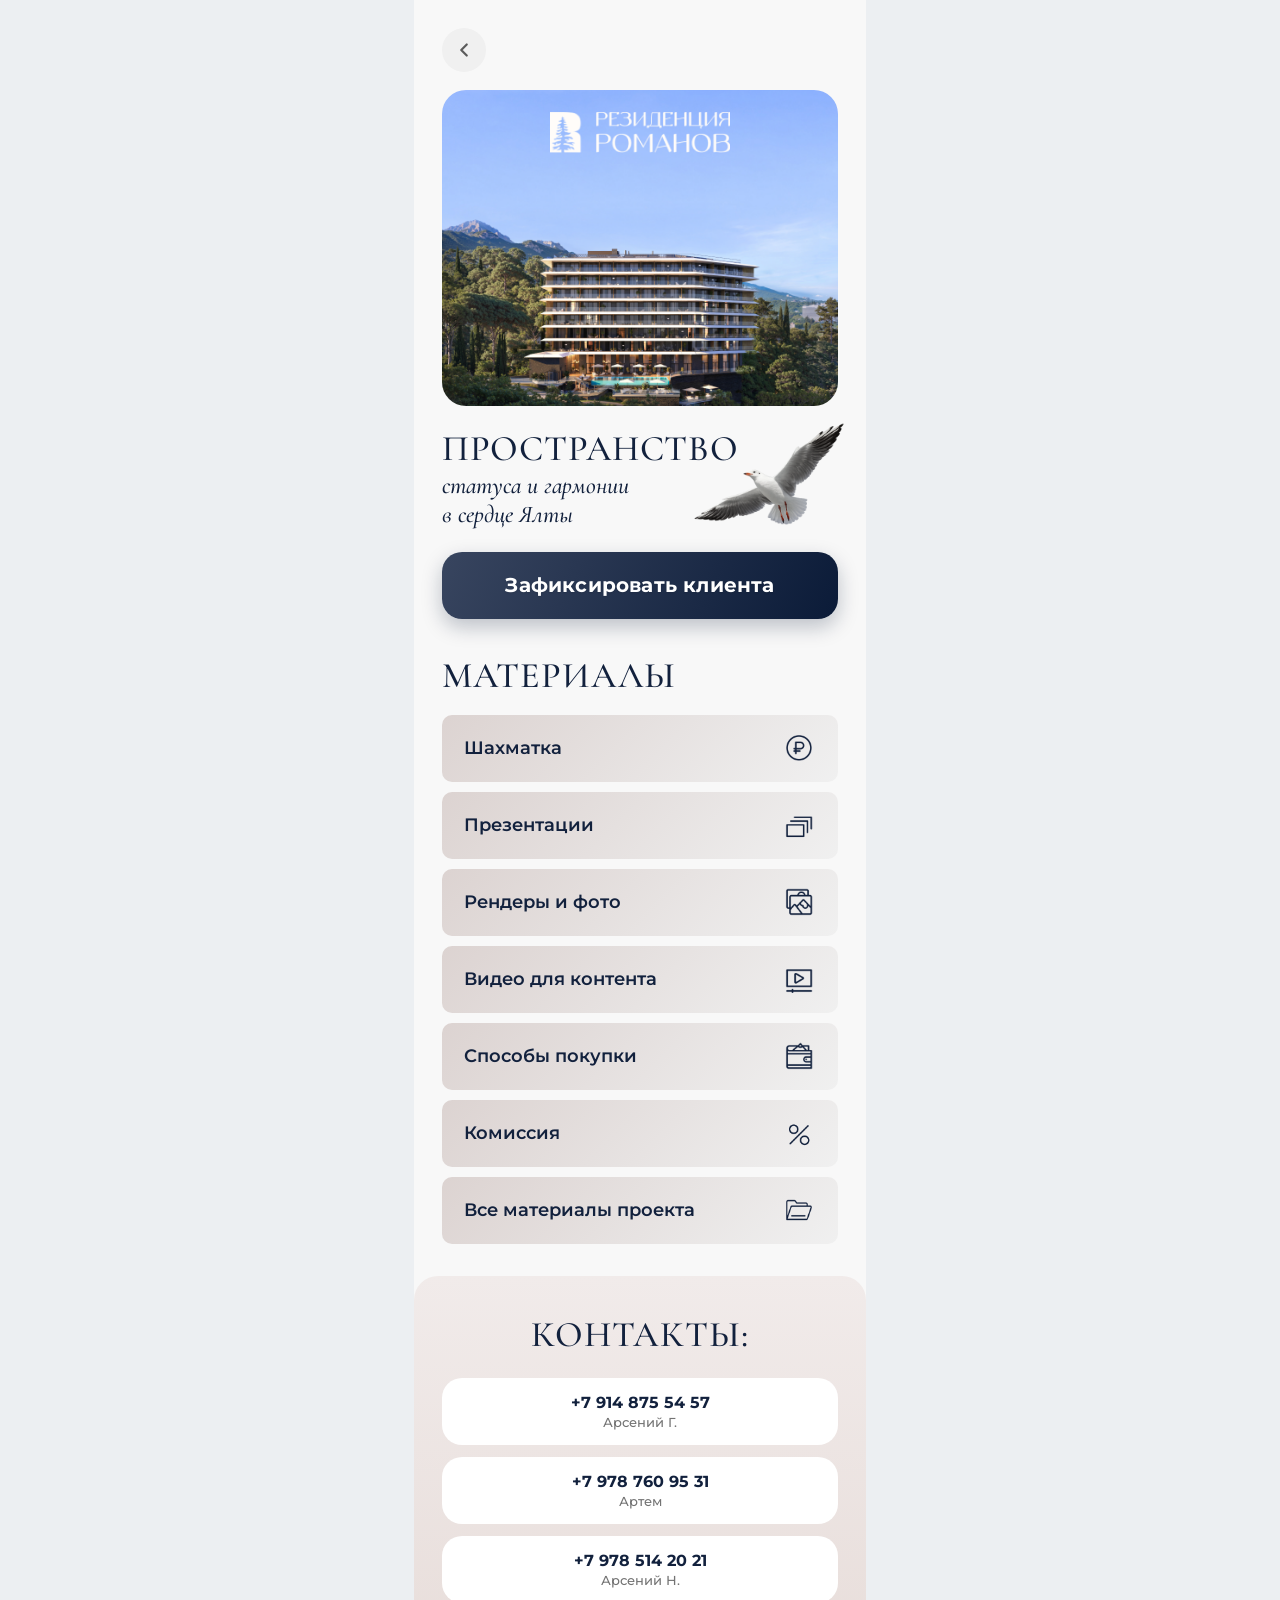
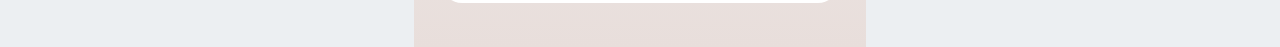
<file: romanov.html>
<!DOCTYPE html>
<html lang="ru">
<head>
<meta charset="UTF-8">
<link rel="icon" type="image/png" sizes="32x32" href="assets/img/favicon-32.png">
<link rel="icon" type="image/png" sizes="16x16" href="assets/img/favicon-16.png">
<link rel="apple-touch-icon" sizes="180x180" href="assets/img/apple-touch-icon.png">
<meta name="viewport" content="width=device-width,initial-scale=1,maximum-scale=1,user-scalable=no">
<meta name="theme-color" content="#12213D">
<title>Резиденция Романов — Таплинк партнёра</title>
<link rel="preconnect" href="https://fonts.googleapis.com">
<link rel="preconnect" href="https://fonts.gstatic.com" crossorigin>
<link href="https://fonts.googleapis.com/css2?family=Cormorant+Garamond:ital,wght@0,400;0,500;0,600;0,700;1,400;1,500&family=Montserrat:wght@400;500;600;700&family=Prosto+One&display=swap" rel="stylesheet">
<link rel="stylesheet" href="assets/css/style.css?v=9">
<link rel="stylesheet" href="assets/css/romanov.css?v=15">
</head>
<body class="romanov">
<div class="page">

  <div class="back-row">
    <a href="./" class="back-link" aria-label="Назад">
      <svg viewBox="0 0 24 24" fill="none" stroke="currentColor" stroke-width="2.4" stroke-linecap="round" stroke-linejoin="round"><polyline points="15 18 9 12 15 6"></polyline></svg>
    </a>
  </div>

  <!-- 1. HERO -->
  <section class="hero">
    <div class="hero__img" style="background-image:url('assets/img/romanov/hero.png')">
      <img class="hero__logo-img r-logo" src="assets/img/romanov/logo.png" alt="Резиденция Романов">
    </div>
  </section>

  <!-- 2. TITLE + SEAGULL -->
  <div class="r-title-block">
    <img class="r-seagull r-seagull--hero" src="assets/img/romanov/seagull-1.png" alt="" aria-hidden="true">
    <h1 class="title r-title">ПРОСТРАНСТВО</h1>
    <p class="subtitle r-subtitle">статуса и гармонии<br>в сердце Ялты</p>
  </div>

  <!-- 3. PRIMARY CTA -->
  <a href="form.html?object=%D0%A0%D0%BE%D0%BC%D0%B0%D0%BD%D0%BE%D0%B2" class="btn-primary">Зафиксировать клиента</a>

  <!-- 4. MATERIALS -->
  <h2 class="section-title">МАТЕРИАЛЫ</h2>

  <nav class="menu">
    <a href="https://docs.google.com/spreadsheets/d/15Bii6W_YW1kcl41CtO3pHGio7-GSw4w3CWmiEJuMYgQ/edit?gid=1284187285#gid=1284187285" target="_blank" rel="noopener" class="menu__item">
      <span>Шахматка</span>
      <span class="menu__icon"><img src="assets/icons/romanov/chess.png" alt=""></span>
    </a>
    <a href="https://disk.yandex.ru/d/qHk1H_fZFBMBow/Презентации%20и%20планировки%20/Презентации" target="_blank" rel="noopener" class="menu__item">
      <span>Презентации</span>
      <span class="menu__icon"><img src="assets/icons/romanov/presentation.png" alt=""></span>
    </a>
    <a href="https://disk.yandex.ru/d/qHk1H_fZFBMBow/Рендеры%20Романов" target="_blank" rel="noopener" class="menu__item">
      <span>Рендеры и фото</span>
      <span class="menu__icon"><img src="assets/icons/romanov/photo.png" alt=""></span>
    </a>
    <a href="https://disk.yandex.ru/d/qHk1H_fZFBMBow/Материалы%20для%20прогрева" target="_blank" rel="noopener" class="menu__item">
      <span>Видео для контента</span>
      <span class="menu__icon"><img src="assets/icons/romanov/video.png" alt=""></span>
    </a>
    <a href="romanov-purchase" class="menu__item">
      <span>Способы покупки</span>
      <span class="menu__icon"><img src="assets/icons/romanov/payment.png" alt=""></span>
    </a>
    <a href="romanov-commission" class="menu__item">
      <span>Комиссия</span>
      <span class="menu__icon"><img src="assets/icons/romanov/commission.png" alt=""></span>
    </a>
    <a href="https://disk.yandex.ru/d/qHk1H_fZFBMBow" target="_blank" rel="noopener" class="menu__item">
      <span>Все материалы проекта</span>
      <span class="menu__icon"><img src="assets/icons/romanov/all-materials.png" alt=""></span>
    </a>
  </nav>

  <!-- 7. КОНТАКТЫ -->
  <footer class="contacts r-contacts">
    <h2 class="contacts__title">КОНТАКТЫ:</h2>

    <a href="tel:+79148755457" class="contacts__phone">
      <span class="contacts__phone-number">+7 914 875 54 57</span>
      <span class="contacts__phone-name">Арсений Г.</span>
    </a>
    <a href="tel:+79787609531" class="contacts__phone">
      <span class="contacts__phone-number">+7 978 760 95 31</span>
      <span class="contacts__phone-name">Артем</span>
    </a>
    <a href="tel:+79785142021" class="contacts__phone">
      <span class="contacts__phone-number">+7 978 514 20 21</span>
      <span class="contacts__phone-name">Арсений Н.</span>
    </a>

  </footer>

</div>
</body>
</html>
</file>
<file: assets/css/style.css>
/* ====== Дарсан — таплинк. Точные параметры из Figma ====== */
:root {
  --blue: #4C8BB7;        /* основной (кнопка start) */
  --blue-2: #E0E9F2;      /* кнопка end */
  --blue-dark: #3F6F94;
  --teal: #7B9BB7;        /* контакты start (синий стальной) */
  --teal-dark: #5E7F9D;   /* контакты end */
  --gray-pill-1: #DBDBDB; /* menu start */
  --gray-pill-2: #F0F0F0; /* menu end */
  --gray-pill-flat: #F8F8F8;
  --text-dark: #5B5B5B;   /* тексты в кнопках */
  --text-title: #626262;  /* заголовки секций / титулы */
  --text-title-dark: #535353; /* "МАТЕРИАЛЫ:" темнее */
  --text-muted: #5C5C5C;  /* телефоны/имена в контактах */
  --white: #FFFFFF;
}

*,*::before,*::after { box-sizing: border-box; }
html,body { margin: 0; padding: 0; }

body {
  font-family: 'Montserrat', 'Involve', -apple-system, BlinkMacSystemFont, 'Segoe UI', Roboto, sans-serif;
  font-size: 16px;
  line-height: 1.4;
  color: var(--text-dark);
  background: #ECEFF2;
  -webkit-font-smoothing: antialiased;
}

a { color: inherit; text-decoration: none; }

.page {
  max-width: 452px;
  margin: 0 auto;
  padding: 28px 28px 0;
  background: var(--white);
  min-height: 100vh;
  overflow: hidden;
}

/* ====== Hero (Картика с лого) ====== */
.hero {
  margin-bottom: 22px;
}
.hero__img {
  position: relative;
  width: 100%;
  aspect-ratio: 397 / 317;
  border-radius: 24px;
  background: #D9D9D9 center / cover no-repeat;
  overflow: hidden;
}
.hero__logo-img {
  position: absolute;
  top: 18px;
  right: 18px;
  width: 138px;
  height: auto;
  z-index: 2;
}
.hero__brand-logo {
  position: absolute;
  bottom: 14px;
  left: 16px;
  height: 30px;
  width: auto;
  object-fit: contain;
  border-radius: 6px;
  opacity: .88;
  z-index: 2;
}

/* ====== Заголовок ====== */
.title {
  font-family: 'Prosto One', 'Montserrat', serif;
  font-weight: 400;
  font-size: 30px;
  line-height: 1.1;
  color: var(--text-title);
  letter-spacing: 0;
  margin: 22px 0 22px;
}

/* ====== Кнопка primary "Зафиксировать клиента" ====== */
.btn-primary {
  display: flex;
  align-items: center;
  justify-content: center;
  width: 100%;
  height: 67px;
  padding: 0 22px;
  background: linear-gradient(115deg, #4C8BB7 0%, #E0E9F2 100%);
  color: #fff;
  font-family: 'Involve', 'Montserrat', sans-serif;
  font-size: 20px;
  font-weight: 700;
  letter-spacing: .01em;
  border: 0;
  border-radius: 20px;
  cursor: pointer;
  text-align: center;
  transition: transform .12s ease, opacity .12s ease;
  position: relative;
  -webkit-text-stroke: 0;
  text-shadow: 0 1px 2px rgba(0,0,0,.1);
}
.btn-primary:active { transform: translateY(1px); }
.btn-primary[disabled] { opacity: .7; cursor: progress; }
.btn-primary--full { margin-top: 18px; }

/* Нейтральный вариант — для формы (попадаем туда с любой страницы) */
.btn-primary--neutral {
  background: linear-gradient(115deg, #5B5B5B 0%, #D6D6D6 100%);
}

.btn-primary__spinner {
  width: 18px; height: 18px;
  border: 2px solid rgba(255,255,255,.4);
  border-top-color: #fff;
  border-radius: 50%;
  margin-left: 10px;
  display: none;
  animation: spin .8s linear infinite;
}
.is-loading .btn-primary__spinner { display: inline-block; }
@keyframes spin { to { transform: rotate(360deg); } }

/* ====== Section title ====== */
.section-title {
  font-family: 'Prosto One', 'Montserrat', serif;
  font-weight: 400;
  font-size: 30px;
  color: var(--text-title-dark);
  margin: 32px 0 14px;
}

/* ====== Menu ====== */
.menu { display: flex; flex-direction: column; gap: 10px; }

.menu__item {
  display: flex;
  align-items: center;
  justify-content: space-between;
  background: linear-gradient(135deg, var(--gray-pill-1) 0%, var(--gray-pill-2) 100%);
  color: var(--text-dark);
  padding: 0 22px;
  border-radius: 20px;
  font-family: 'Involve', 'Montserrat', sans-serif;
  font-size: 18px;
  font-weight: 600;
  height: 67px;
  transition: filter .15s ease, transform .12s ease;
}
.menu__item:active { transform: translateY(1px); }
.menu__item:hover { filter: brightness(.97); }

.menu__item--flat {
  background: var(--gray-pill-flat);
}

.menu__icon {
  width: 34px; height: 34px;
  display: inline-flex;
  align-items: center;
  justify-content: center;
  flex-shrink: 0;
}
.menu__icon img,
.menu__icon svg {
  width: 100%; height: 100%;
  object-fit: contain;
}
.menu__icon--text {
  font-family: 'Prosto One', 'Montserrat', serif;
  font-size: 30px;
  color: var(--blue);
  line-height: 1;
  font-weight: 400;
}

/* ====== Promo card (Новостная лента) ====== */
.promo-card {
  display: block;
  margin: 22px 0 0;
  border-radius: 24px;
  overflow: hidden;
  background: #4A5560;
  position: relative;
}
.promo-card__head {
  position: absolute;
  z-index: 2;
  top: 18px;
  left: 18px;
  right: 18px;
  background: rgba(255,255,255,.92);
  color: var(--text-title);
  padding: 12px 18px;
  border-radius: 18px;
  font-family: 'Prosto One', 'Montserrat', serif;
}
.promo-card__title { font-weight: 400; font-size: 22px; line-height: 1.1; }
.promo-card__sub { font-size: 14px; color: var(--text-dark); margin-top: 2px; font-family: 'Montserrat', sans-serif; }
.promo-card__img {
  width: 100%;
  aspect-ratio: 16 / 11;
  background: #6B7682 center / cover no-repeat;
}

/* ====== Contacts ====== */
.contacts {
  margin: 32px -28px 0;
  background: linear-gradient(180deg, var(--teal) 0%, var(--teal-dark) 100%);
  color: #fff;
  padding: 34px 28px 32px;
  text-align: center;
  border-top-left-radius: 24px;
  border-top-right-radius: 24px;
}
.contacts__title {
  font-family: 'Prosto One', 'Montserrat', serif;
  font-size: 30px;
  font-weight: 400;
  margin: 0 0 18px;
  letter-spacing: .02em;
}
.contacts__phone {
  display: flex;
  align-items: center;
  justify-content: center;
  background: linear-gradient(135deg, #EEE 0%, #FFF 100%);
  color: var(--text-muted);
  border-radius: 20px;
  height: 67px;
  padding: 8px 18px;
  margin-bottom: 12px;
  font-size: 15px;
  font-weight: 600;
  text-align: center;
  flex-direction: column;
  gap: 2px;
  line-height: 1.2;
}
.contacts__phone-number { font-size: 16px; font-weight: 700; color: var(--text-muted); }
.contacts__phone-name { font-size: 13px; font-weight: 500; opacity: .85; }

.contacts__social {
  margin-top: 16px;
  display: flex;
  justify-content: center;
  gap: 18px;
}
.social {
  width: 42px; height: 42px;
  display: inline-flex; align-items: center; justify-content: center;
}
.social img { width: 100%; height: 100%; object-fit: contain; }

/* ====== Subpage header ====== */
.subpage-hero {
  position: relative;
  width: 100%;
  aspect-ratio: 397 / 317;
  border-radius: 24px;
  background: #D9D9D9 center / cover no-repeat;
  overflow: hidden;
  margin-bottom: 22px;
}
.subpage-hero__logo {
  position: absolute;
  top: 22px;
  left: 22px;
  width: 110px;
  height: auto;
  z-index: 2;
}
.subpage-hero__title {
  position: absolute;
  left: 22px;
  bottom: 22px;
  z-index: 2;
  font-family: 'Prosto One', 'Montserrat', serif;
  font-size: 34px;
  font-weight: 400;
  color: #fff;
  line-height: 1;
  margin: 0;
  text-shadow: 0 2px 8px rgba(0,0,0,.35);
  letter-spacing: .01em;
}

.back-row {
  display: flex;
  align-items: center;
  margin-bottom: 18px;
}
.back-link {
  width: 44px; height: 44px;
  display: inline-flex; align-items: center; justify-content: center;
  border-radius: 50%;
  background: #F0F0F0;
  color: var(--text-dark);
}
.back-link svg { width: 22px; height: 22px; }

/* ====== Info cards (комиссия) ====== */
.info-card {
  background: linear-gradient(135deg, #DBDBDB 0%, #F0F0F0 100%);
  border-radius: 20px;
  padding: 18px 22px;
  margin-bottom: 12px;
}
.info-card__label {
  font-family: 'Involve', 'Montserrat', sans-serif;
  font-size: 17px;
  font-weight: 600;
  color: var(--text-dark);
  margin-bottom: 8px;
}
.info-card__value {
  font-family: 'Prosto One', 'Montserrat', serif;
  font-size: 32px;
  color: var(--text-dark);
  font-weight: 400;
  line-height: 1;
}
.info-card__value span { font-size: 22px; margin-left: 4px; }

/* ====== Purchase methods (Способы покупки) — masonry 2 cols ====== */
.cols {
  display: grid;
  grid-template-columns: 1fr 1fr;
  gap: 10px;
  align-items: start;
  margin-bottom: 22px;
  /* не даём сетке выйти за пределы padding'а страницы */
  min-width: 0;
  width: 100%;
  box-sizing: border-box;
}
.col {
  display: flex;
  flex-direction: column;
  gap: 10px;
  min-width: 0;
  overflow: hidden;
}
/* на очень узких экранах — одна колонка */
@media (max-width: 360px) {
  .cols { grid-template-columns: 1fr; }
}
.plan {
  background: #E8EAEC;
  border-radius: 20px;
  padding: 14px 16px 20px;
  display: flex;
  flex-direction: column;
}
.plan__head {
  font-family: 'Involve', 'Montserrat', sans-serif;
  font-size: 14px;
  font-weight: 700;
  background: #F5F6F7;
  color: var(--teal-dark);
  padding: 12px 12px;
  border-radius: 14px;
  text-align: left;
  margin-bottom: 14px;
  line-height: 1.2;
  word-break: break-word;
}

/* paragraphs (Рассрочка / Траншевая) — без буллетов, столбцом */
.plan__body {
  display: flex;
  flex-direction: column;
  gap: 14px;
  font-family: 'Involve', 'Montserrat', sans-serif;
  font-size: 13px;
  color: var(--text-dark);
  line-height: 1.35;
  font-weight: 600;
  padding: 0 4px;
}
.plan__body p { margin: 0; }

/* буллеты — только для Субсидированных ипотек, зелёные маркеры */
.plan__list {
  margin: 0;
  padding-left: 18px;
  font-size: 13px;
  color: var(--text-dark);
  line-height: 1.35;
  font-weight: 600;
  font-family: 'Involve', 'Montserrat', sans-serif;
}
.plan__list li + li { margin-top: 12px; }
.plan__list li::marker { color: #7CA378; }

/* legacy — оставлено для совместимости */
.calc-strip {
  margin: 0 -28px;
  padding: 28px 28px 32px;
  background: linear-gradient(180deg, var(--teal) 0%, var(--teal-dark) 100%);
  border-radius: 24px 24px 0 0;
}
.calc-strip .menu__item--flat { background: var(--gray-pill-flat); }

/* "Калькулятор рассрочки" в потоке страницы */
.menu__item--calc { margin-top: 4px; }

/* Inline-секции на главной (#commission, #purchase, news-slot) */
.topic { margin-top: 36px; }
.news-slot { min-height: 20px; }
html { scroll-behavior: smooth; scroll-padding-top: 16px; }

/* ====== Form ====== */
.form-title {
  font-family: 'Prosto One', 'Montserrat', serif;
  font-weight: 400;
  font-size: 30px;
  color: var(--text-title-dark);
  letter-spacing: .01em;
  margin: 18px 0 22px;
}
.regulation-block {
  background: #EEF4FA;
  border-left: 3px solid #4C8BB7;
  border-radius: 10px;
  padding: 14px 16px;
  margin-bottom: 20px;
  font-size: 13px;
  color: #334;
  line-height: 1.55;
  display: flex;
  flex-direction: column;
  gap: 8px;
}
.regulation-block strong { color: #12213D; }

.form { display: flex; flex-direction: column; gap: 14px; }

.field { display: flex; flex-direction: column; }
.field__label {
  font-size: 13px;
  color: var(--text-dark);
  margin-bottom: 6px;
  font-weight: 600;
}
.field__label em {
  color: #D14343;
  font-style: normal;
  margin-left: 2px;
}
.field__hint {
  font-size: 12px;
  color: #8A8A8A;
  margin-top: 6px;
}

.field input,
.field select,
.field textarea {
  width: 100%;
  padding: 14px 16px;
  background: #F3F5F7;
  border: 1.5px solid transparent;
  border-radius: 16px;
  font: inherit;
  color: var(--text-dark);
  transition: border-color .15s ease, background .15s ease;
}
.field input::placeholder,
.field textarea::placeholder { color: #B0B5BB; }

.field input:focus,
.field select:focus,
.field textarea:focus {
  outline: none;
  background: #fff;
  border-color: #9AA0A6;
}
.field textarea { resize: vertical; min-height: 90px; }
.field select { appearance: none; background-image:
  url("data:image/svg+xml;utf8,<svg xmlns='http://www.w3.org/2000/svg' width='12' height='8' viewBox='0 0 12 8' fill='none'><path d='M1 1l5 5 5-5' stroke='%23535353' stroke-width='2' stroke-linecap='round' stroke-linejoin='round'/></svg>");
  background-repeat: no-repeat;
  background-position: right 18px center;
  padding-right: 40px;
}

.field input.is-invalid,
.field select.is-invalid,
.field textarea.is-invalid {
  border-color: #D14343;
  background: #FCEFEF;
}

.checkbox {
  display: flex;
  gap: 10px;
  align-items: flex-start;
  font-size: 12px;
  color: var(--text-dark);
  margin: 4px 2px 0;
}
.checkbox input {
  width: 18px;
  height: 18px;
  margin-top: 1px;
  accent-color: var(--blue);
  flex-shrink: 0;
}

.form-status {
  font-size: 15px;
  text-align: center;
  padding: 18px 20px;
  border-radius: 16px;
  margin-top: 8px;
  line-height: 1.4;
  font-weight: 600;
}
.form-status:empty { display: none; }
.form-status.is-success { background: #E8F4EC; color: #2E7D4F; }
.form-status.is-warning { background: #FFF4E0; color: #B26B00; }
.form-status.is-error   { background: #FCEDED; color: #B83A2A; font-weight: 500; }

.form.is-sent .field,
.form.is-sent .checkbox,
.form.is-sent #submit-btn { display: none; }

/* bottom safe area */
.page-footer-space { height: 24px; }

/* ── Countdown Banner ── */
.countdown-banner {
  background: linear-gradient(135deg, #12213D 0%, #1a3560 100%);
  border-radius: 18px;
  padding: 18px 20px 16px;
  margin-bottom: 14px;
  text-align: center;
  border: 1px solid rgba(255,255,255,.1);
  box-shadow: 0 8px 24px rgba(18,33,61,.25);
}
.countdown-banner__label {
  font-family: 'Montserrat', sans-serif;
  font-size: 14px;
  font-weight: 700;
  color: #fff;
  line-height: 1.4;
  margin-bottom: 6px;
}
.countdown-banner__sub {
  font-family: 'Montserrat', sans-serif;
  font-size: 12px;
  color: rgba(255,255,255,.7);
  margin-bottom: 14px;
}
.countdown-banner__date {
  font-family: 'Montserrat', sans-serif;
  font-size: 11px;
  color: rgba(255,255,255,.5);
  margin-top: 10px;
  letter-spacing: .05em;
  text-transform: uppercase;
}
.countdown-timer {
  display: flex;
  flex-direction: row;
  align-items: flex-end;
  justify-content: center;
  gap: 2px;
}
.ct-unit {
  display: flex;
  flex-direction: column;
  align-items: center;
  min-width: 52px;
}
.ct-num {
  font-family: 'Prosto One', 'Montserrat', monospace;
  font-size: 36px;
  font-weight: 400;
  color: #fff;
  line-height: 1;
  letter-spacing: .02em;
  display: block;
}
.ct-lbl {
  font-family: 'Montserrat', sans-serif;
  font-size: 10px;
  color: rgba(255,255,255,.5);
  text-transform: uppercase;
  letter-spacing: .08em;
  margin-top: 4px;
  display: block;
}
.ct-sep {
  font-size: 30px;
  color: rgba(255,255,255,.4);
  font-weight: 300;
  padding-bottom: 16px;
  line-height: 1;
  display: block;
}

.regulation-link {
  display: inline-block;
  margin-top: 8px;
  font-size: 13px;
  font-weight: 600;
  color: #4C8BB7;
  text-decoration: underline;
  text-underline-offset: 3px;
}

.plan--wide { margin-bottom: 16px; }
</file>
<file: assets/css/hub.css>
/* ====== Хаб-страница / Главная: список 4 проектов ====== */

:root {
  --hub-navy:      #12213D;
  --hub-navy-deep: #0B1B38;
  --hub-bg:        #F8F8F8;
}

body.hub { background: #ECEFF2; }
body.hub .page {
  background: var(--hub-bg);
  padding: 32px 28px 28px;
}

/* ---- People Group логотип ---- */
.people-logo {
  display: block;
  height: 48px;
  width: auto;
  object-fit: contain;
}
.people-logo--sm {
  height: 32px;
}
.back-row .people-logo--sm {
  margin-left: auto;
}

/* ---- Header ---- */
body.hub .hub-header {
  text-align: center;
  margin: 10px 0 28px;
}
body.hub .hub-title {
  font-family: 'Tenor Sans', 'Cormorant Garamond', serif;
  font-size: 36px;
  font-weight: 400;
  color: var(--hub-navy);
  letter-spacing: .12em;
  margin: 0 0 8px;
}
body.hub .hub-subtitle {
  font-family: 'Cormorant Garamond', serif;
  font-style: italic;
  font-size: 18px;
  color: #5B5B5B;
  margin: 0;
  line-height: 1.3;
}

/* ---- Сетка проектов ---- */
body.hub .hub-grid {
  display: flex;
  flex-direction: column;
  gap: 14px;
  margin-bottom: 24px;
}

body.hub .hub-card {
  position: relative;
  display: block;
  border-radius: 22px;
  overflow: hidden;
  aspect-ratio: 4 / 3;
  text-decoration: none;
  color: #fff;
  box-shadow: 0 8px 22px rgba(18, 33, 61, .15);
  transition: transform .18s ease, box-shadow .18s ease;
}
body.hub .hub-card:hover { transform: translateY(-2px); box-shadow: 0 12px 30px rgba(18,33,61,.22); }
body.hub .hub-card:active { transform: translateY(0); }

body.hub .hub-card__img {
  position: absolute;
  inset: 0;
  background-color: #2B3A5A;
  background-size: cover;
  background-position: center;
  filter: brightness(.85);
}
body.hub .hub-card__img--alea {
  /* плейсхолдер для Алеа: градиент без фото */
  background-image: linear-gradient(135deg, #B89A78 0%, #6F5A45 100%);
}

body.hub .hub-card__overlay {
  position: absolute;
  left: 0; right: 0; bottom: 0;
  padding: 18px 22px 20px;
  background: linear-gradient(180deg, transparent 0%, rgba(11, 27, 56, .85) 70%);
}
body.hub .hub-card__name {
  font-family: 'Tenor Sans', 'Cormorant Garamond', serif;
  font-size: 24px;
  font-weight: 400;
  line-height: 1.1;
  letter-spacing: .02em;
  text-transform: uppercase;
  margin: 0 0 6px;
}
body.hub .hub-card__tag {
  font-family: 'Montserrat', sans-serif;
  font-size: 13px;
  font-weight: 500;
  opacity: .85;
  line-height: 1.3;
}

/* ---- CTA ---- */
body.hub .hub-cta {
  background: linear-gradient(115deg, #38455F 0%, #0B1B38 100%);
  color: #fff;
  margin-bottom: 22px;
}

/* ---- Контакты на хабе ---- */
body.hub .hub-contacts {
  margin-top: 8px;
  padding-top: 16px;
  border-top: 1px solid rgba(18,33,61,.1);
  display: flex;
  flex-direction: column;
  gap: 8px;
}
body.hub .hub-contact {
  display: flex;
  flex-direction: column;
  align-items: center;
  gap: 2px;
  background: linear-gradient(135deg, #EEE 0%, #F8F8F8 100%);
  border-radius: 16px;
  padding: 10px 16px;
  text-decoration: none;
  color: var(--hub-navy);
  transition: background .15s;
}
body.hub .hub-contact:active { background: #e0e4ea; }
body.hub .hub-contact__number {
  font-family: 'Montserrat', sans-serif;
  font-size: 15px;
  font-weight: 700;
  letter-spacing: .01em;
}
body.hub .hub-contact__name {
  font-family: 'Montserrat', sans-serif;
  font-size: 12px;
  font-weight: 500;
  opacity: .65;
  text-align: center;
}

/* ---- Логотип First People в шапке ---- */
body.hub .hub-title--logo {
  margin: 0 0 10px;
  line-height: 0;
}
body.hub .hub-logo {
  display: block;
  width: 150px;
  height: auto;
  margin: 0 auto;
}
</file>
<file: assets/css/berij.css>
/* ====== Берий Палас — оверрайды поверх style.css ======
   Палитра: navy #12213D + бежевая (cream) акцентная кнопка,
   светло-серая поверхность, премиум-сериф Tenor Sans.
================================================================ */

:root {
  --b-navy:      #12213D;
  --b-navy-deep: #13274A;
  --b-navy-mid:  #6B7E9E;
  --b-cream-1:   #D7C2BF;
  --b-cream-2:   #FFFFFF;
  --b-pill-1:    #E7E7E7;
  --b-pill-2:    #FFFFFF;
  --b-card-1:    #E5E5E5;
  --b-card-2:    #F2F2F2;
  --b-bg:        #F8F8F8;
}

body.berij {
  background: #ECEFF2;
}
body.berij .page {
  background: var(--b-bg);
}

/* ---- Hero ---- */
body.berij .hero { position: relative; }
body.berij .hero__img {
  position: relative;
  overflow: hidden;
  background-color: transparent;
  background-size: cover;
  background-position: center;
  background-repeat: no-repeat;
}
body.berij .hero__logo-img {
  position: absolute;
  top: 32px;
  right: auto;
  left: 50%;
  transform: translateX(-50%);
  width: 220px;
  z-index: 3;
}

/* ---- Декоративные орнаменты (звезда + луна) справа от заголовка ---- */
body.berij .b-ornaments {
  display: flex;
  align-items: center;
  gap: 4px;
  flex: 0 0 auto;
}
body.berij .b-moon {
  width: 60px;
  height: auto;
}
body.berij .b-star {
  width: 24px;
  height: auto;
  margin-top: -20px; /* звёздочка чуть выше луны */
}

/* ---- Заголовок + орнаменты (справа) ---- */
body.berij .b-title-row {
  display: flex;
  align-items: center;
  justify-content: space-between;
  gap: 12px;
  margin: 26px 0 22px;
}
body.berij .b-title {
  font-family: 'Tenor Sans', 'Cormorant Garamond', serif;
  font-size: 24px;
  font-weight: 400;
  color: var(--b-navy);
  letter-spacing: .02em;
  text-transform: uppercase;
  margin: 0;
  line-height: 1.15;
  text-align: left;
  flex: 1 1 auto;
}

/* ---- Главная кнопка: тёмно-navy с белым текстом для контраста на светлом фоне ---- */
body.berij .btn-primary {
  background: linear-gradient(115deg, var(--b-navy-mid) 0%, var(--b-navy-deep) 100%);
  color: #fff;
  box-shadow: 0 10px 24px rgba(18,33,61,.25);
  text-shadow: none;
}

/* ---- Section title "МАТЕРИАЛЫ" ---- */
body.berij .section-title {
  font-family: 'Tenor Sans', 'Cormorant Garamond', serif;
  font-size: 35px;
  font-weight: 400;
  color: var(--b-navy);
  letter-spacing: .04em;
  text-transform: uppercase;
  margin: 36px 0 14px;
  text-align: center;
}

/* ---- Меню ---- */
body.berij .menu__item {
  background: linear-gradient(135deg, var(--b-pill-1) 0%, var(--b-pill-2) 100%);
  border-radius: 10px;
  color: var(--b-navy);
  font-weight: 600;
}

/* ---- Сабпейдж-героы (commission/purchase) ---- */
body.berij .b-subhero {
  border-radius: 24px;
  background-color: transparent;
  background-size: cover;
  background-position: center;
  background-repeat: no-repeat;
  margin-bottom: 14px;
}
body.berij .b-subhero .subpage-hero__title {
  font-family: 'Tenor Sans', 'Cormorant Garamond', serif;
  font-size: 28px;
  font-weight: 400;
  letter-spacing: .03em;
  text-transform: uppercase;
  color: #fff;
  background: transparent;
  -webkit-mask: none;
          mask: none;
  border-radius: 0;
  padding: 0;
  text-shadow: 0 2px 10px rgba(0,0,0,.5);
  left: 24px;
  top: 24px;
  bottom: auto;
  line-height: 1.1;
  text-align: left;
  box-shadow: none;
}

/* ---- Карточка комиссии: тёмно-navy фон, белый текст ---- */
body.berij .b-info-card {
  background: linear-gradient(135deg, var(--b-navy-mid) 0%, var(--b-navy-deep) 100%);
  border-radius: 20px;
  padding: 22px 26px;
  box-shadow: 0 10px 24px rgba(18,33,61,.18);
  -webkit-mask-image: none;
          mask-image: none;
}
body.berij .b-info-card .info-card__label {
  font-family: 'Tenor Sans', 'Cormorant Garamond', serif;
  font-size: 20px;
  font-weight: 400;
  color: #fff;
  margin-bottom: 8px;
  text-transform: none;
  opacity: .9;
}
body.berij .b-info-card .info-card__value {
  font-family: 'Tenor Sans', 'Prosto One', serif;
  font-size: 32px;
  color: #fff;
  font-weight: 400;
  letter-spacing: .02em;
}
body.berij .b-info-card .info-card__value span {
  font-family: 'Tenor Sans', serif;
  font-size: 22px;
  color: #fff;
  font-weight: 400;
  margin-left: 6px;
}

/* ---- Способы покупки: 2 колонки masonry ---- */
body.berij .plan {
  background: linear-gradient(135deg, var(--b-card-1) 0%, var(--b-card-2) 100%);
}
body.berij .plan__head {
  background: linear-gradient(135deg, var(--b-navy-mid) 0%, var(--b-navy-deep) 100%);
  color: #FFFFFF;
  font-family: 'Involve', 'Montserrat', sans-serif;
  -webkit-mask-image: none;
          mask-image: none;
  border-radius: 22px;
  box-shadow: 0 6px 14px rgba(18,33,61,.18);
  padding: 18px 12px;
  font-size: 15px;
  font-weight: 700;
  text-align: center;
  line-height: 1.2;
  min-height: 80px;
  display: flex;
  align-items: center;
  justify-content: center;
  margin-bottom: 16px;
  word-break: keep-all;
}
body.berij .plan__body { color: #5B5B5B; }
body.berij .plan__body strong { color: var(--b-navy); font-weight: 700; }
body.berij .plan__divider {
  margin: 14px 0;
  border-top: 1px solid rgba(18,33,61,.12);
}

/* ---- Калькулятор: тёмно-navy кнопка ---- */
body.berij .b-calc-btn {
  display: flex;
  align-items: center;
  justify-content: center;
  margin-top: 16px;
  width: 100%;
  height: 67px;
  padding: 0 22px;
  border-radius: 20px;
  background: linear-gradient(115deg, var(--b-navy-mid) 0%, var(--b-navy-deep) 100%);
  color: #fff;
  font-family: 'Involve', 'Montserrat', sans-serif;
  font-size: 20px;
  font-weight: 700;
  text-decoration: none;
  box-shadow: 0 10px 24px rgba(18,33,61,.25);
  text-shadow: none;
}

/* ---- Контакты — простой navy-фон со скруглением сверху ---- */
body.berij .b-contacts-wrap {
  position: relative;
  margin: 40px -28px 0;
}
body.berij .b-contacts {
  position: relative;
  background: linear-gradient(180deg, var(--b-navy-mid) 0%, var(--b-navy-deep) 100%);
  color: #fff;
  margin: 0;
  padding: 40px 28px 32px;
  border-radius: 32px 32px 0 0;
  -webkit-mask-image: none;
          mask-image: none;
}

body.berij .b-contacts .contacts__title {
  font-family: 'Tenor Sans', 'Cormorant Garamond', serif;
  color: #fff;
  font-weight: 400;
  font-size: 36px;
  text-transform: uppercase;
  letter-spacing: .04em;
  text-align: left;
  margin: 0 0 22px;
}

/* Телефоны: имя слева, номер справа в одной строке */
body.berij .b-contacts .contacts__phone {
  flex-direction: row;
  justify-content: space-between;
  align-items: center;
  background: linear-gradient(135deg, #FFFFFF 0%, #F0F0F0 100%);
  padding: 14px 22px;
  height: auto;
  min-height: 58px;
  gap: 16px;
}
body.berij .b-contacts .contacts__phone-name {
  color: #5B5B5B;
  font-size: 14px;
  font-weight: 500;
  text-align: left;
}
body.berij .b-contacts .contacts__phone-number {
  color: var(--b-navy);
  font-size: 15px;
  font-weight: 700;
}
body.berij .b-contacts .social { color: #fff; }

/* Фонари свисают с верхнего правого угла */
body.berij .b-lanterns {
  position: absolute;
  top: 12px;
  right: 24px;
  width: 100px;
  height: auto;
  opacity: 1;
  z-index: 2;
  pointer-events: none;
}

body.berij .b-info-card.info-card--accent {
  background: linear-gradient(135deg, #1a3a6b 0%, #0d1f3c 100%);
  border: 1.5px solid rgba(255,215,120,.35);
  margin-top: 12px;
}
body.berij .b-info-card.info-card--accent .info-card__label {
  color: #ffd87a;
  opacity: 1;
}
body.berij .b-info-card.info-card--accent .info-card__value {
  color: #ffd87a;
}
body.berij .b-info-card.info-card--accent .info-card__value span {
  color: rgba(255,216,122,.8);
}

/* Countdown в стиле Берий */
body.berij .countdown-banner--berij {
  background: linear-gradient(135deg, var(--b-navy-mid) 0%, var(--b-navy-deep) 100%);
  border: 1px solid rgba(195,160,90,.25);
  margin: 0 0 16px;
}
body.berij .countdown-banner--berij .countdown-banner__label {
  color: #f0d98a;
}
body.berij .countdown-banner--berij .ct-num { color: #fff; }
body.berij .countdown-banner--berij .ct-sep { color: rgba(195,160,90,.5); }

/* Иконка «База знаний» (inline SVG в цвет остальных иконок) */
body.berij .b-kb-icon { color: var(--b-navy); padding: 3px; }
</file>
<file: assets/css/romanov.css>
/* ====== Резиденция Романов — оверрайды поверх style.css ======
   Палитра: navy #12213D как основной цвет бренда,
   бежево-кремовая поверхность для подложек, тёмно-navy текст.
================================================================ */

:root {
  --r-navy:      #12213D;
  --r-navy-deep: #0B1B38;
  --r-navy-mid:  #38455F;
  --r-beige-1:   #F1EBEA;
  --r-beige-2:   #DCD3D1;
  --r-beige-3:   #D7C2BF;
  --r-brown-1:   #CEB1AB;
  --r-brown-2:   #755C57;
  --r-bg:        #F8F8F8;
}

body.romanov {
  background: #ECEFF2;
}
body.romanov .page {
  background: var(--r-bg);
}

/* ---- Hero ---- */
body.romanov .hero__logo-img {
  /* логотип Романов крупнее и центрируется по верху */
  width: 180px;
  top: 22px;
  right: auto;
  left: 50%;
  transform: translateX(-50%);
}

/* ---- Заголовок + сабтайтл + летящая чайка ---- */
body.romanov .r-title-block {
  position: relative;
  margin-bottom: 8px; /* небольшой зазор перед кнопкой */
}
body.romanov .r-seagull {
  position: absolute;
  pointer-events: none;
  user-select: none;
  z-index: 1;
}
body.romanov .r-seagull--hero {
  right: -14px;
  top: -8px;
  width: 175px;
  height: auto;
}

body.romanov .r-title {
  font-family: 'Cormorant Garamond', 'Prosto One', serif;
  font-size: 36px;
  font-weight: 500;
  color: var(--r-navy);
  letter-spacing: .02em;
  text-transform: uppercase;
  margin: 24px 0 4px;
  line-height: 1.05;
}
body.romanov .r-subtitle {
  font-family: 'Cormorant Garamond', 'Prosto One', serif;
  font-style: italic;
  font-size: 24px;
  font-weight: 500;
  color: var(--r-navy);
  margin: 0 0 22px;
  line-height: 1.2;
}

/* ---- Главная кнопка (тёмно-navy) ---- */
body.romanov .btn-primary {
  background: linear-gradient(115deg, var(--r-navy-mid) 0%, var(--r-navy-deep) 100%);
  color: #fff;
  box-shadow: 0 8px 20px rgba(11,27,56,.25);
}

/* ---- Section title "МАТЕРИАЛЫ" ---- */
body.romanov .section-title {
  font-family: 'Cormorant Garamond', 'Prosto One', serif;
  font-size: 36px;
  font-weight: 500;
  color: var(--r-navy);
  letter-spacing: .03em;
  text-transform: uppercase;
  margin: 32px 0 14px;
}

/* ---- Меню (бежевые таблетки, радиус 10) ---- */
body.romanov .menu__item {
  background: linear-gradient(135deg, var(--r-beige-2) 0%, #F0F0F0 100%);
  border-radius: 10px;
  color: var(--r-navy);
  font-weight: 600;
}
body.romanov .menu__icon { color: var(--r-navy); }
body.romanov .menu__icon img { filter: none; }

/* ---- Кастомная плашка (как в Figma): фон-градиент + SVG-маска c "впадиной" сверху ---- */
:root {
  --r-plaque-mask: url("data:image/svg+xml;utf8,<svg xmlns='http://www.w3.org/2000/svg' viewBox='0 0 214 151' preserveAspectRatio='none'><path d='M0 17.0557C0 7.63609 7.6125 0 17.0321 0C40.3921 0 79.9074 0 83.4873 0C88.5987 0 93.9919 2.03241 97.7994 5.22397C102.616 9.26176 102.229 13.6381 105.978 13.6381C109.726 13.6381 110.408 8.99582 114.156 5.22397C117.223 2.13792 121.994 0 127.105 0C130.721 0 172.709 0 196.968 0C206.388 0 214 7.63609 214 17.0557V133.818C214 143.238 206.364 150.874 196.944 150.874H17.0556C7.63608 150.874 0 143.238 0 133.818V17.0557Z' fill='black'/></svg>");
}

/* ---- Сабпейдж-героы (внутри секций commission/purchase) ---- */
body.romanov .r-subhero {
  border-radius: 24px;
  background-color: transparent;
  background-size: cover;
  background-position: center;
  background-repeat: no-repeat;
  margin-bottom: 14px;
}
body.romanov .r-subhero .subpage-hero__logo {
  width: 52px;
  top: 18px;
  left: 20px;
}
body.romanov .r-subhero .subpage-hero__title {
  font-family: 'Cormorant Garamond', 'Prosto One', serif;
  font-size: 26px;
  font-weight: 500;
  letter-spacing: .02em;
  text-transform: uppercase;
  color: #fff;
  background: linear-gradient(135deg, var(--r-navy-mid) 0%, var(--r-navy-deep) 100%);
  -webkit-mask-image: var(--r-plaque-mask);
          mask-image: var(--r-plaque-mask);
  -webkit-mask-size: 100% 100%;
          mask-size: 100% 100%;
  -webkit-mask-repeat: no-repeat;
          mask-repeat: no-repeat;
  border-radius: 0;
  padding: 30px 28px 26px;
  text-shadow: none;
  left: 18px;
  bottom: 22px;
  box-shadow: none;
  line-height: 1.05;
  text-align: center;
  display: inline-block;
}

/* ---- Карточка комиссии: гладиент бежевый, текст светлый ---- */
body.romanov .r-info-card {
  background: linear-gradient(135deg, var(--r-beige-3) 0%, #FFFFFF 100%);
  border-radius: 20px;
  padding: 22px 24px;
  color: #fff;
}
body.romanov .r-info-card .info-card__label {
  font-family: 'Cormorant Garamond', 'Prosto One', serif;
  font-style: italic;
  font-size: 20px;
  font-weight: 500;
  color: var(--r-navy);
  margin-bottom: 6px;
}
body.romanov .r-info-card .info-card__value {
  font-family: 'Prosto One', serif;
  font-size: 36px;
  color: var(--r-navy);
  font-weight: 400;
}
body.romanov .r-info-card .info-card__value span {
  font-family: 'Cormorant Garamond', serif;
  font-style: italic;
  font-size: 18px;
  color: var(--r-navy);
}

/* ---- Способы покупки: 2 колонки masonry ---- */
body.romanov .plan {
  background: linear-gradient(135deg, var(--r-beige-1) 0%, #F0F0F0 100%);
}
body.romanov .plan__head {
  background: linear-gradient(135deg, var(--r-navy-mid) 0%, var(--r-navy-deep) 100%);
  color: #FFFFFF;
  font-family: 'Involve', 'Montserrat', sans-serif;
  /* простые скруглённые углы — без впадины */
  -webkit-mask-image: none;
          mask-image: none;
  border-radius: 22px;
  box-shadow: 0 6px 14px rgba(11,27,56,.18);
  padding: 18px 12px;
  font-size: 15px;
  font-weight: 700;
  text-align: center;
  line-height: 1.2;
  min-height: 80px;
  display: flex;
  align-items: center;
  justify-content: center;
  margin-bottom: 16px;
  word-break: keep-all;
  hyphens: none;
}
body.romanov .plan__body { color: #5B5B5B; }
body.romanov .plan__divider {
  margin: 16px 0;
  border-top: 1px solid rgba(18,33,61,.12);
}

/* ---- Калькулятор: тёмно-navy кнопка как primary ---- */
body.romanov .r-calc-btn {
  display: flex;
  align-items: center;
  justify-content: center;
  margin-top: 16px;
  width: 100%;
  height: 67px;
  padding: 0 22px;
  border-radius: 20px;
  background: linear-gradient(115deg, var(--r-navy-mid) 0%, var(--r-navy-deep) 100%);
  color: #fff;
  font-family: 'Involve', 'Montserrat', sans-serif;
  font-size: 20px;
  font-weight: 700;
  text-decoration: none;
  box-shadow: 0 8px 20px rgba(11,27,56,.25);
}

/* ---- Контакты — светло-бежевый блок, тёмно-navy шапка ---- */
body.romanov .r-contacts {
  background: linear-gradient(180deg, var(--r-beige-1) 0%, #E8DEDB 100%);
  color: var(--r-navy);
}
body.romanov .r-contacts .contacts__title {
  font-family: 'Cormorant Garamond', 'Prosto One', serif;
  color: var(--r-navy);
  font-weight: 500;
  font-size: 36px;
  text-transform: uppercase;
  letter-spacing: .03em;
}
body.romanov .r-contacts .contacts__phone {
  background: #FFFFFF;
  color: var(--r-navy);
}
body.romanov .r-contacts .contacts__phone-number { color: var(--r-navy); }
body.romanov .r-contacts .contacts__phone-name { color: #5B5B5B; }
body.romanov .r-contacts .social { color: var(--r-navy); }
</file>
